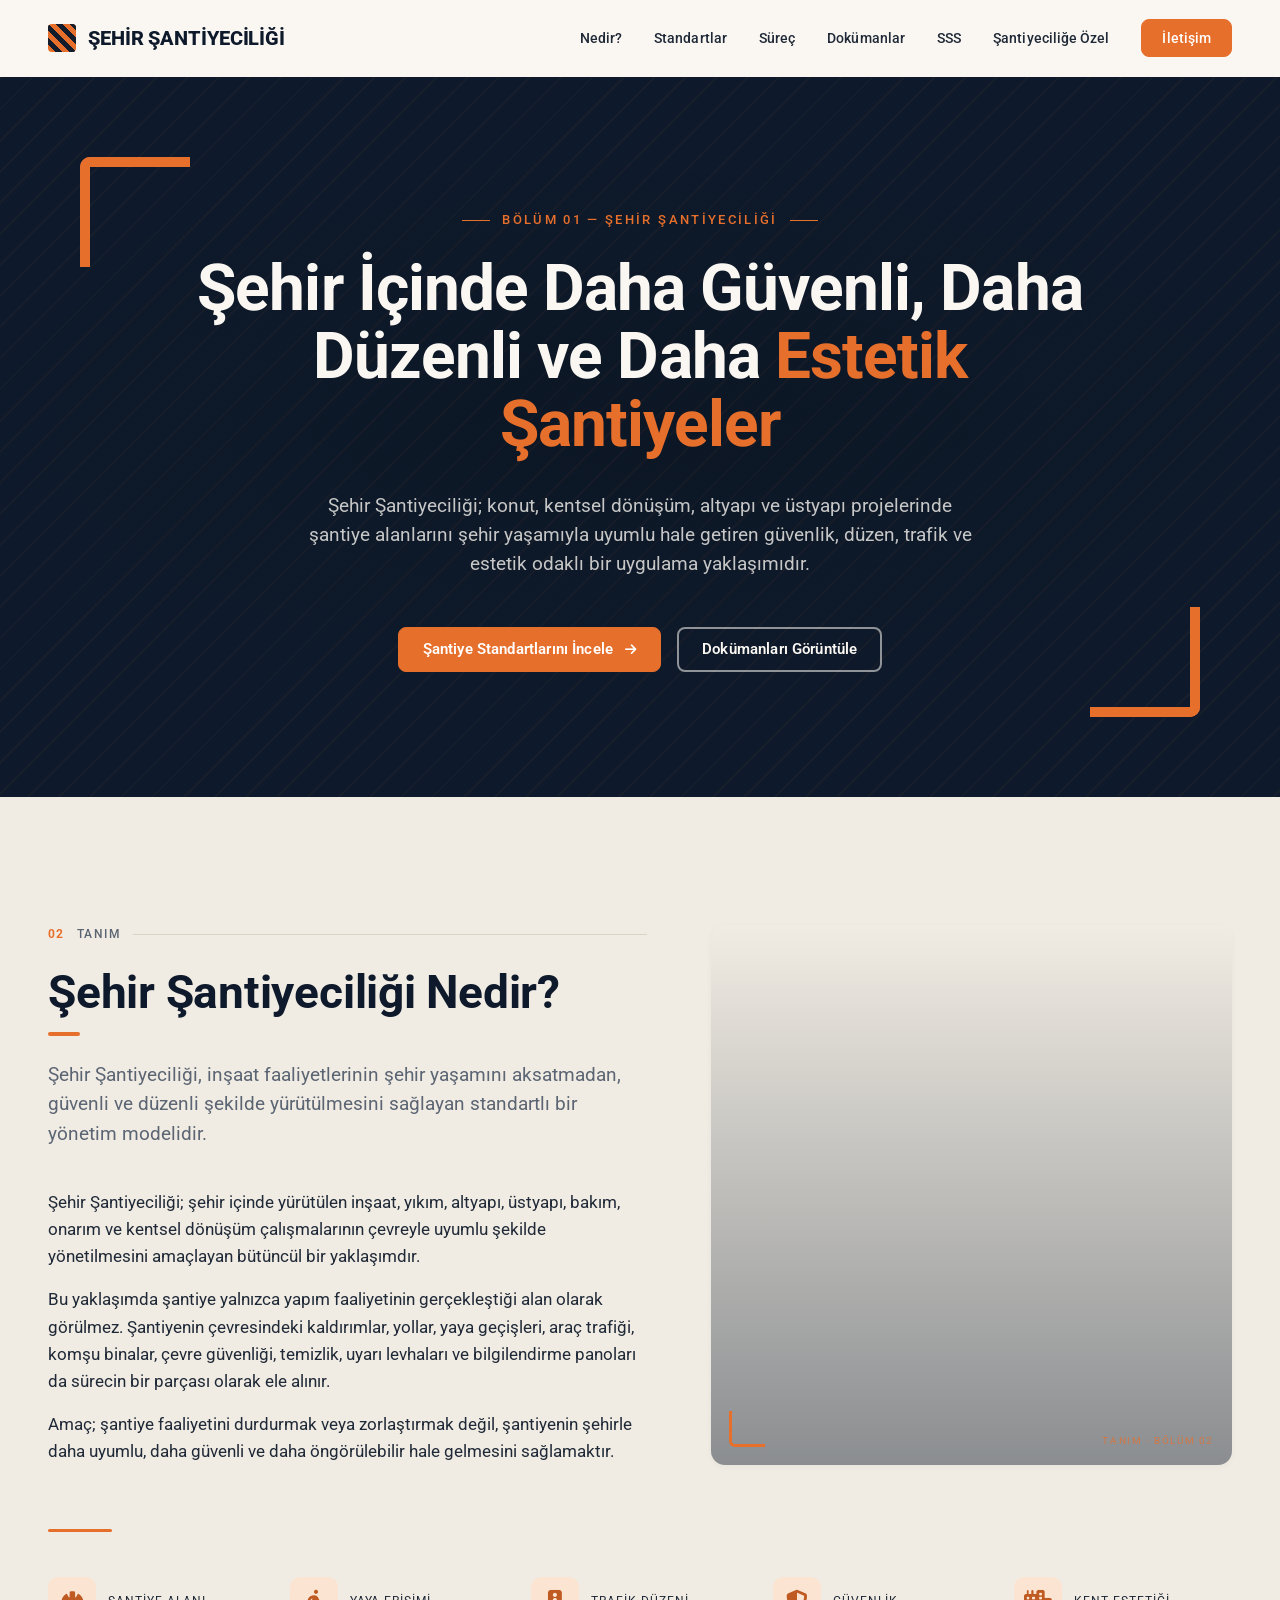
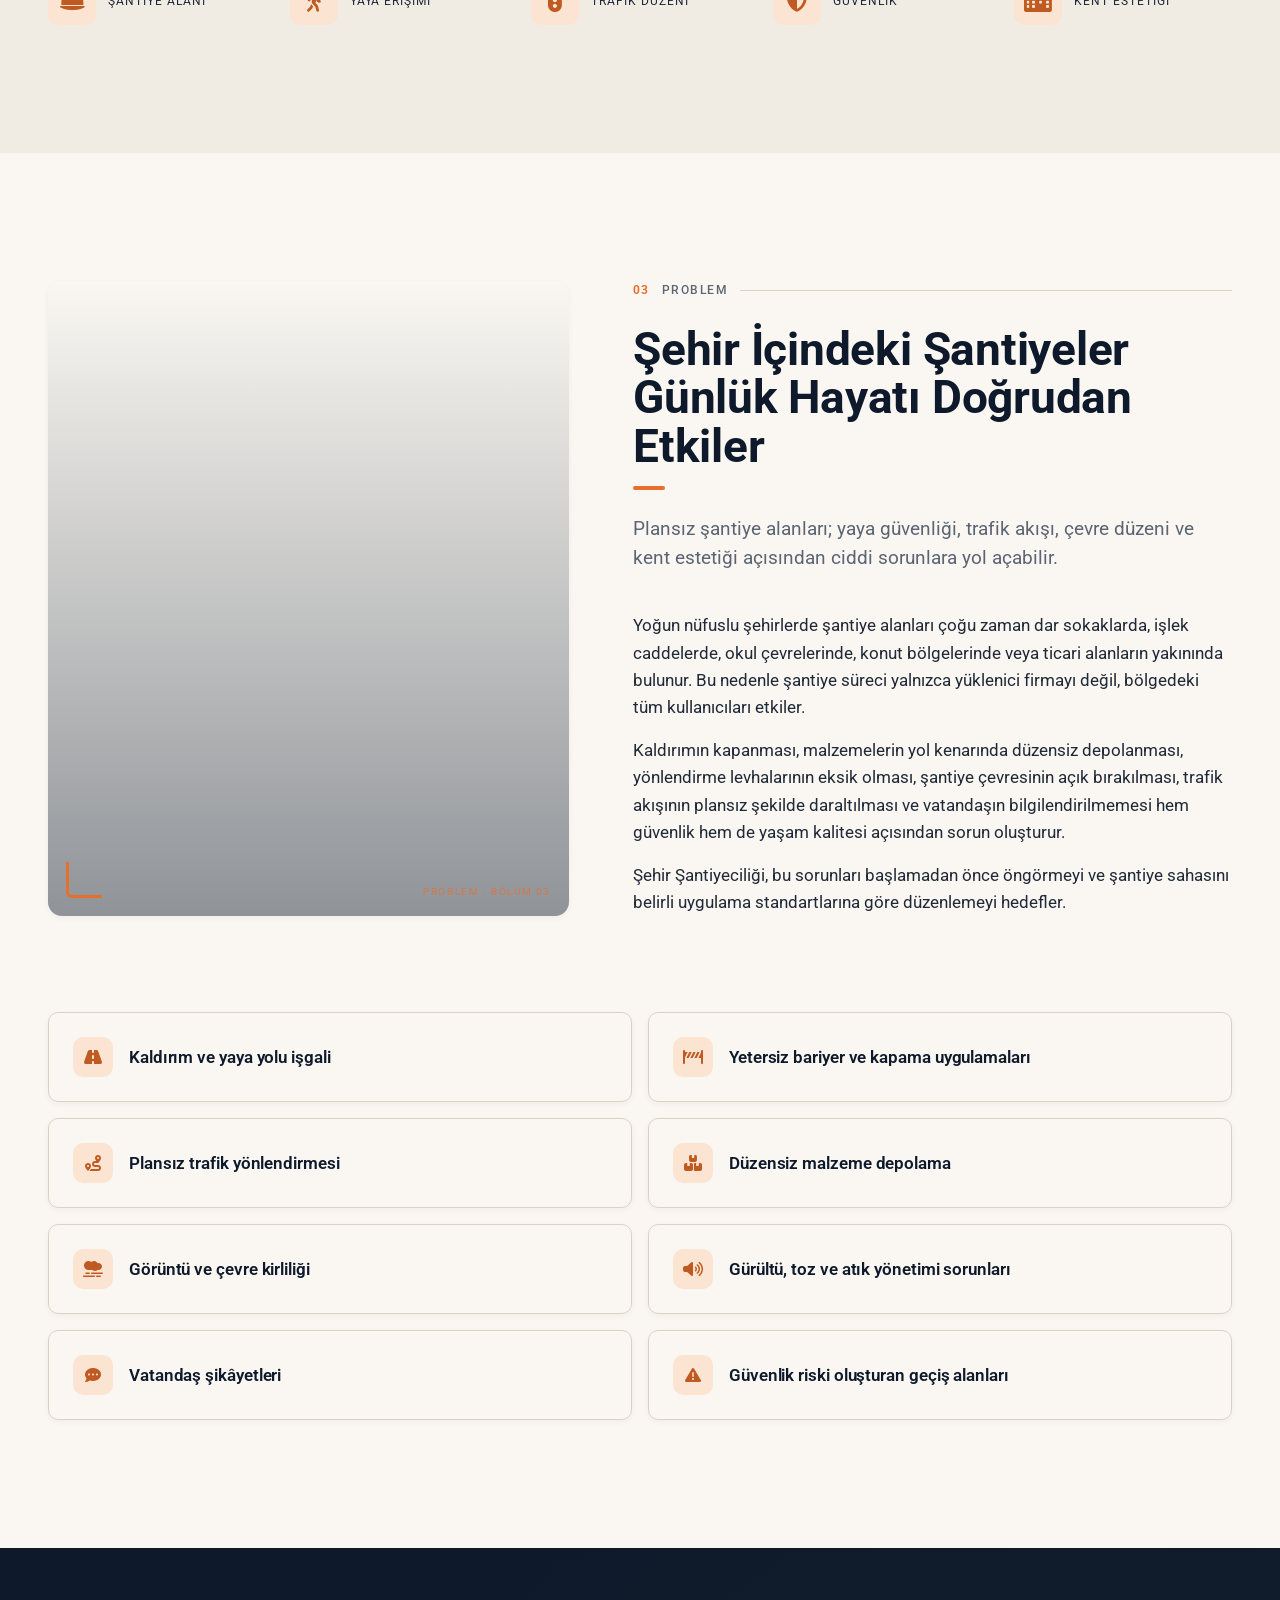
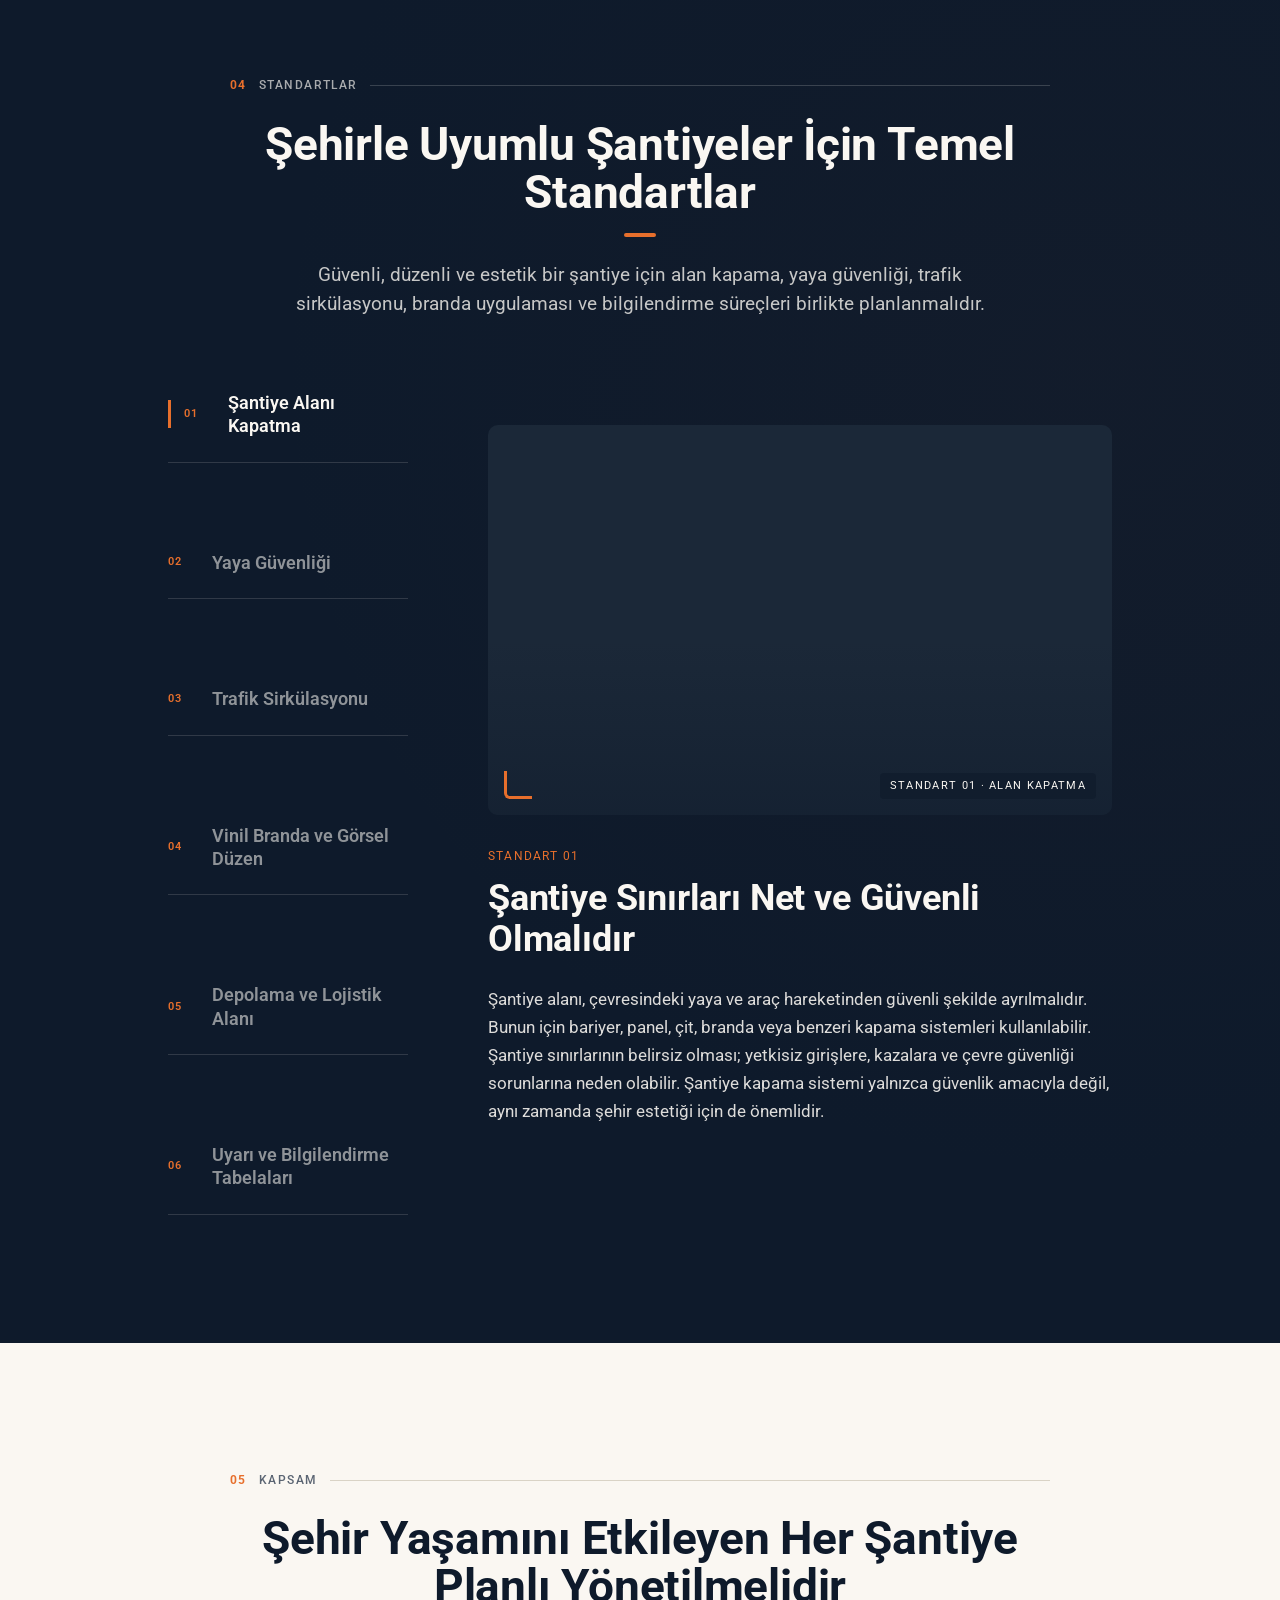
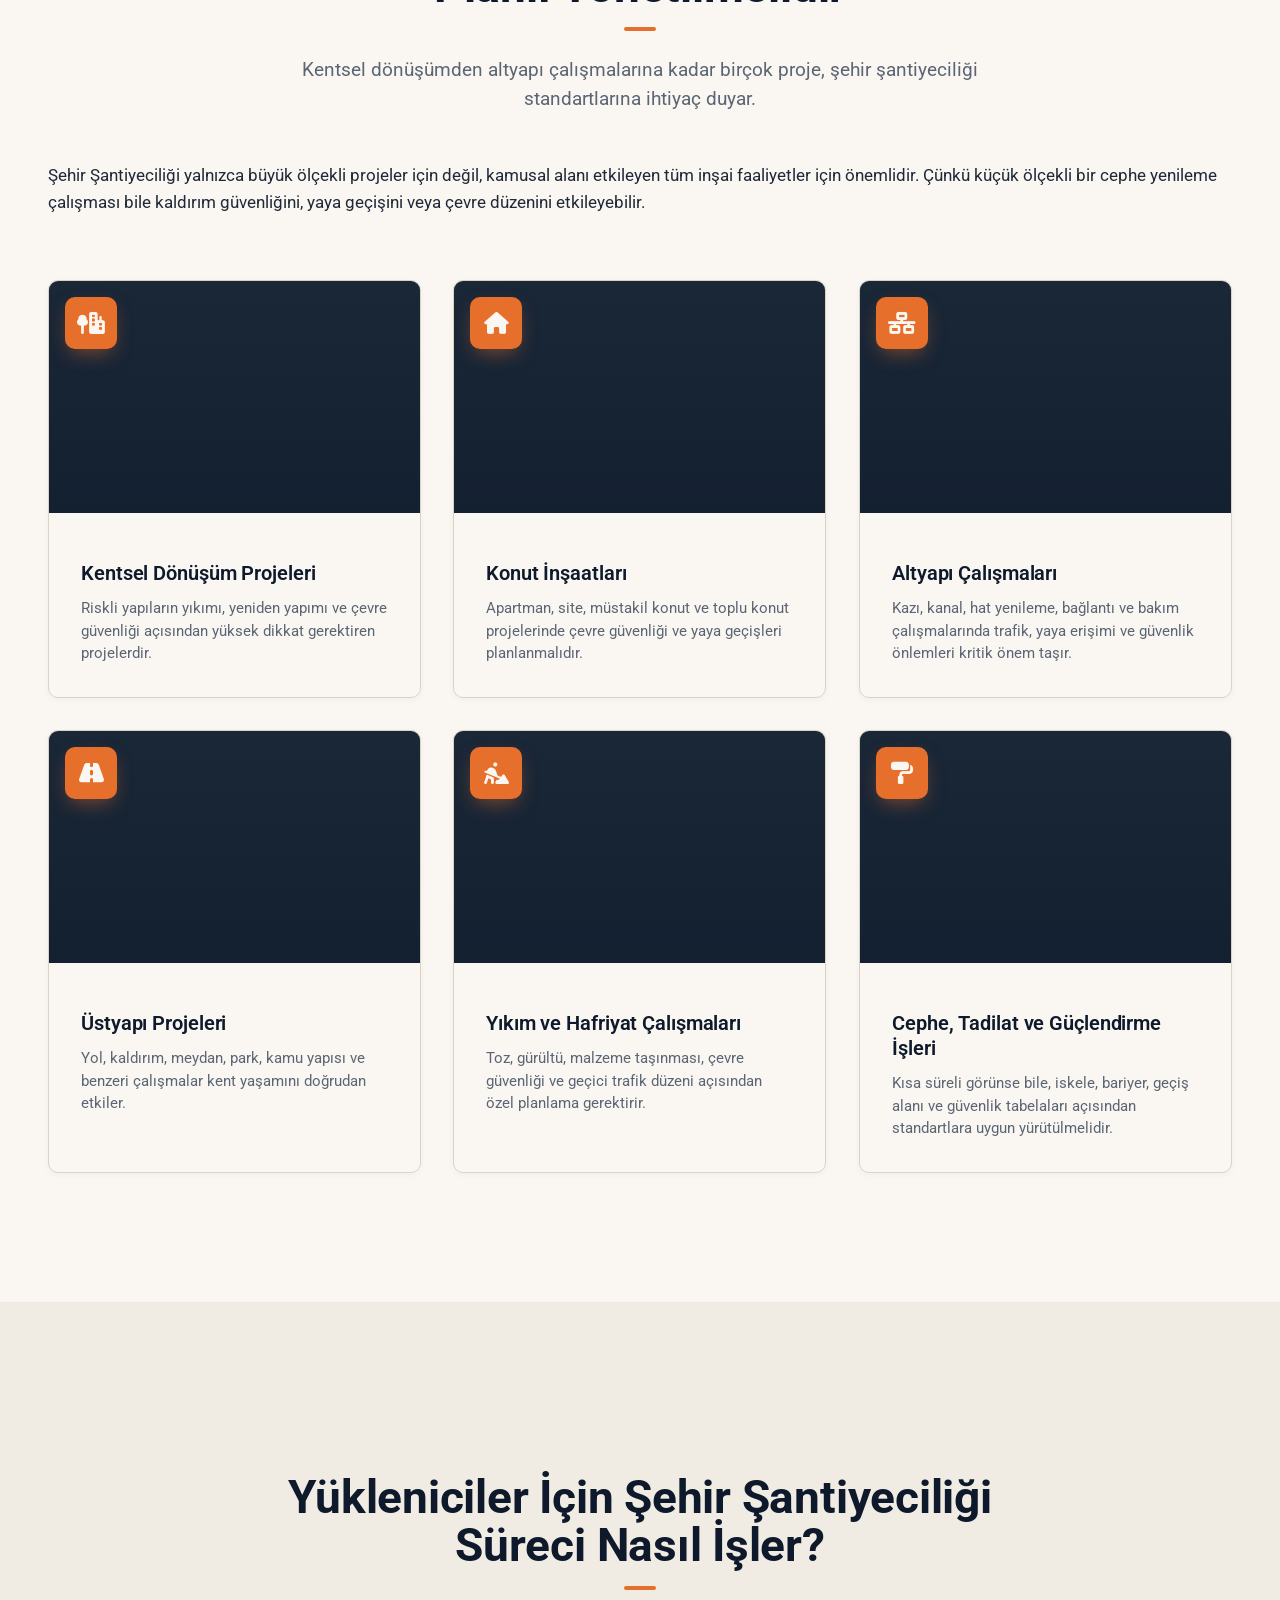
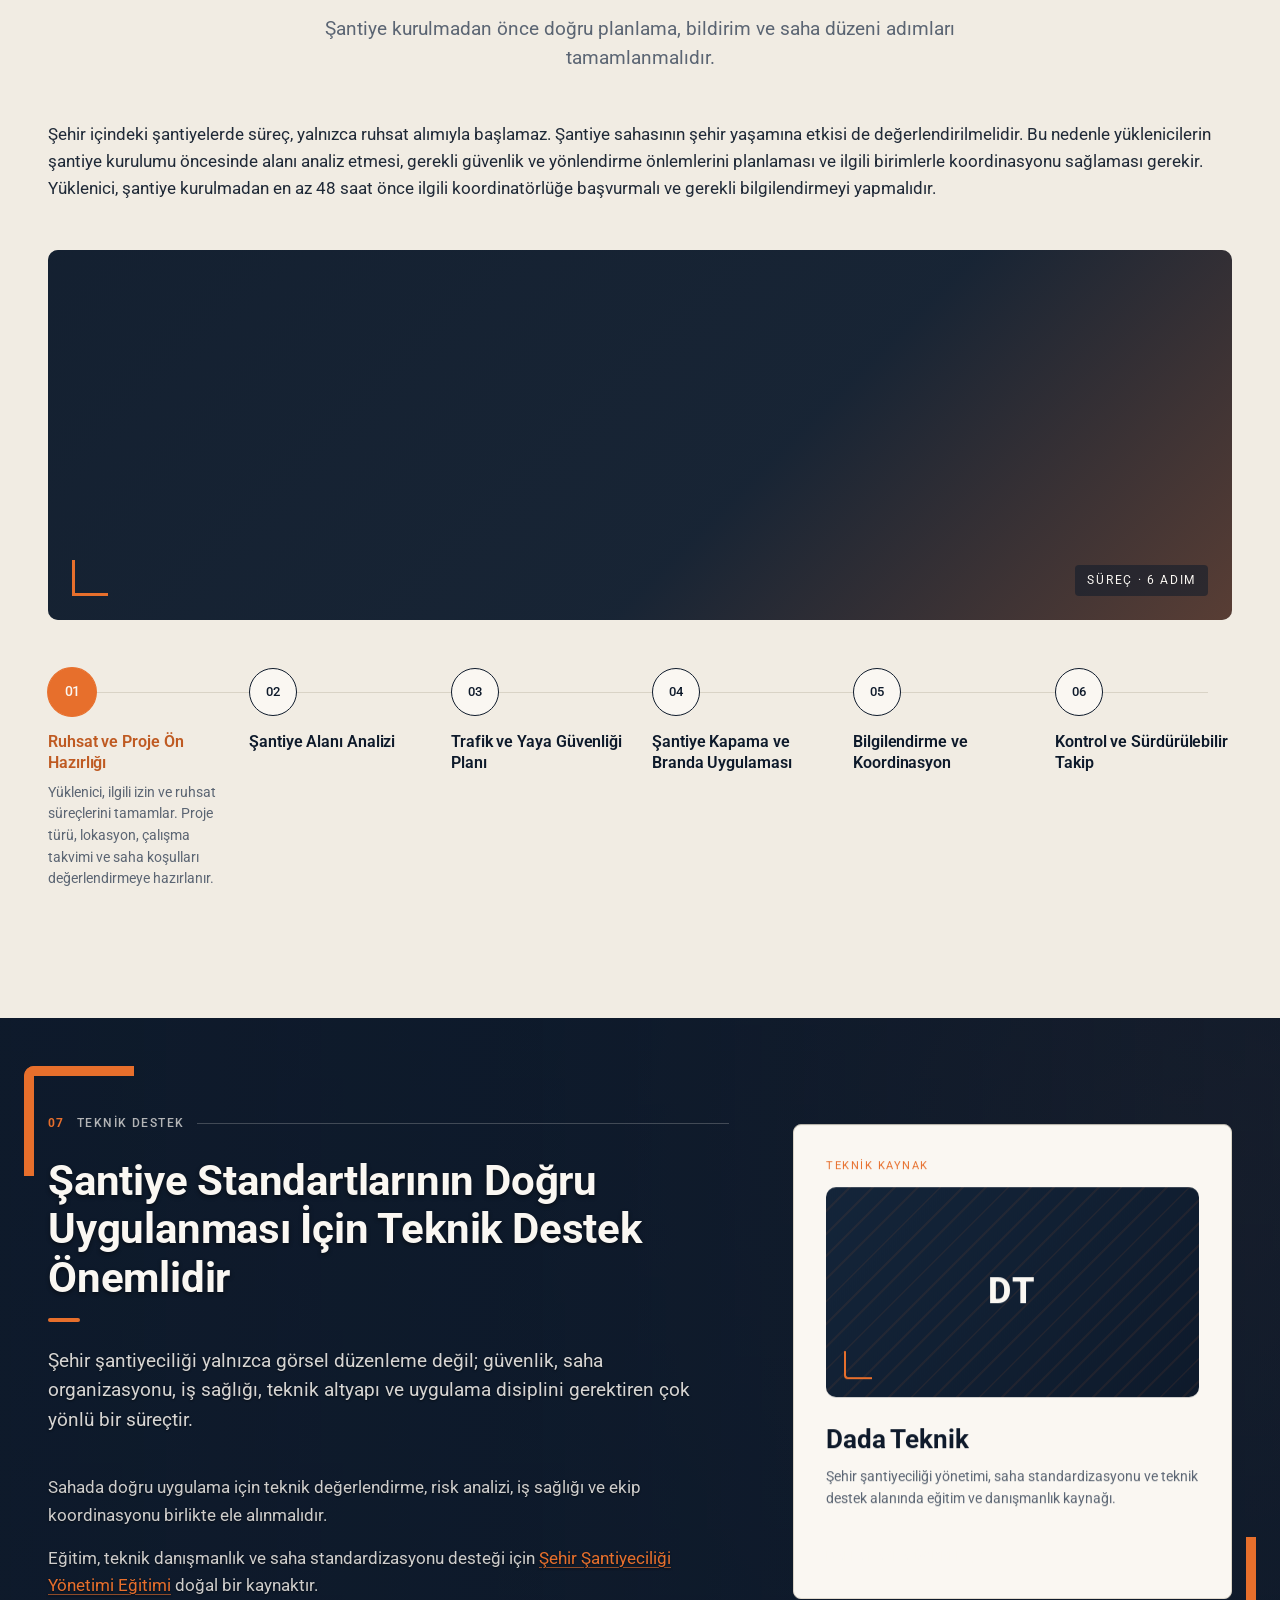
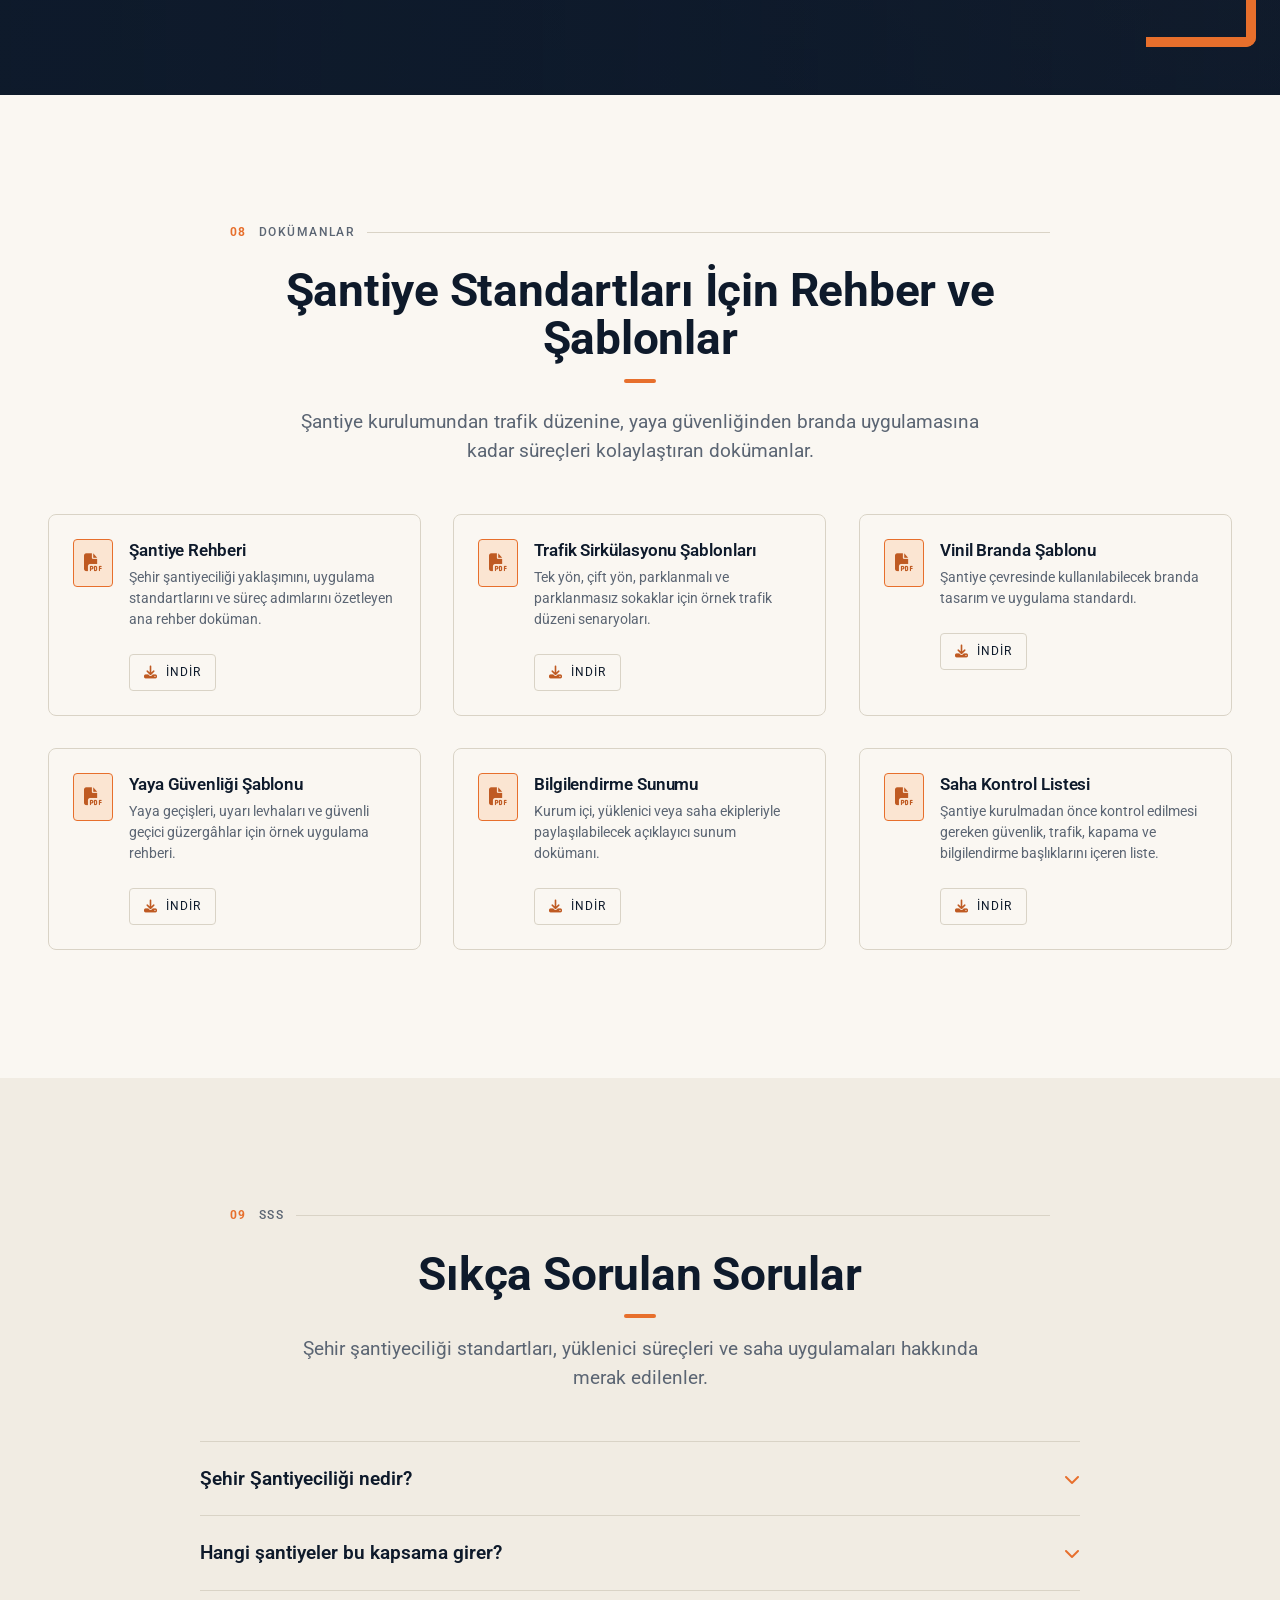
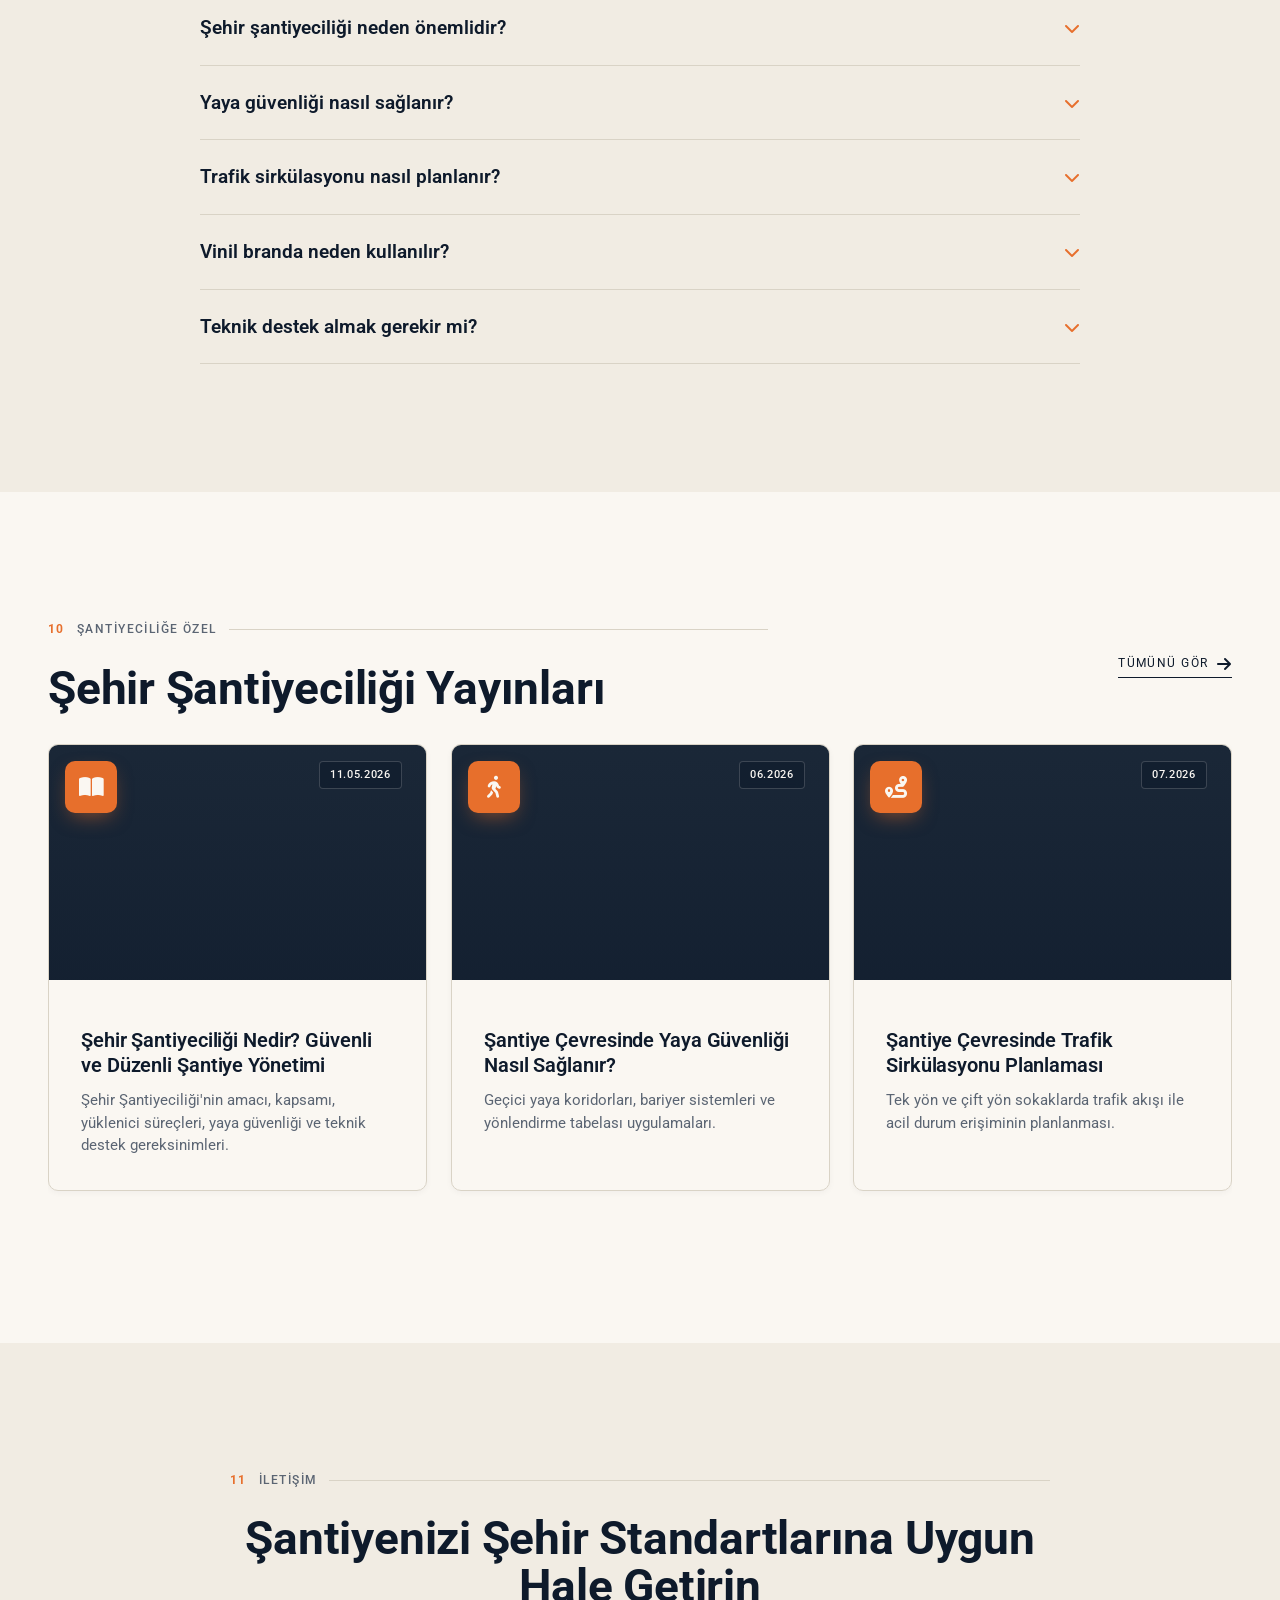
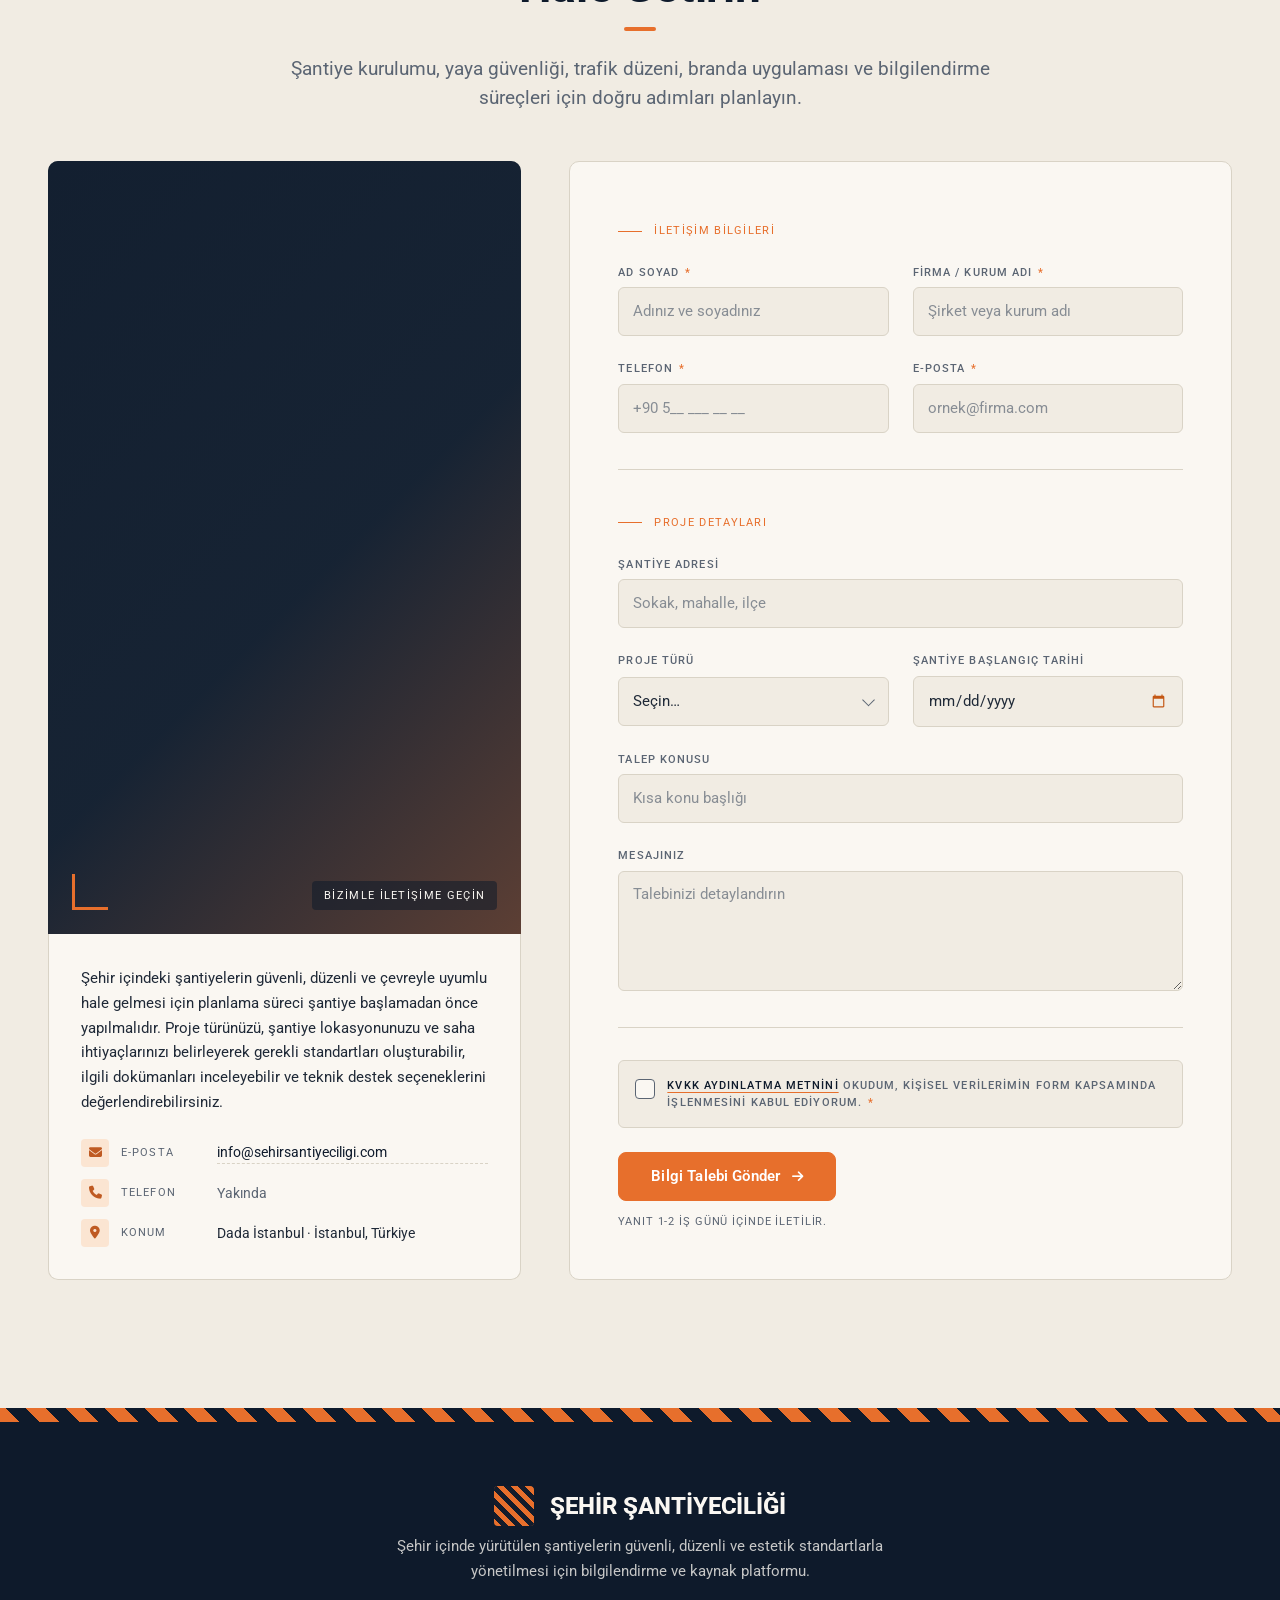
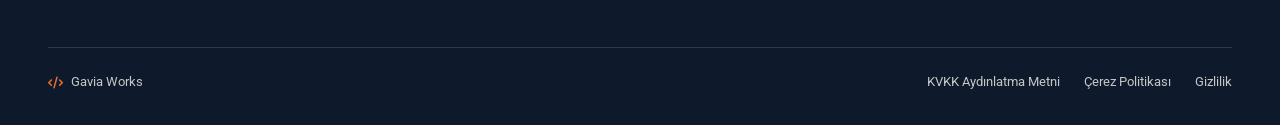
<file: index.html>
<!DOCTYPE html>
<html lang="tr">
<head>
<meta charset="UTF-8">
<meta name="viewport" content="width=device-width, initial-scale=1">
<title>Şehir Şantiyeciliği | Güvenli, Düzenli ve Estetik Şantiye Standartları</title>
<meta name="description" content="Şehir Şantiyeciliği ile şehir içi şantiyelerde yaya güvenliği, trafik sirkülasyonu, vinil branda, çevre düzeni ve şantiye standartlarını keşfedin.">
<meta name="theme-color" content="#0E1A2B">

<meta property="og:type" content="website">
<meta property="og:title" content="Şehir Şantiyeciliği | Güvenli, Düzenli ve Estetik Şantiye Standartları">
<meta property="og:description" content="Şehir içi şantiyelerde yaya güvenliği, trafik sirkülasyonu, vinil branda, çevre düzeni ve şantiye standartları.">
<meta property="og:locale" content="tr_TR">

<link rel="canonical" href="https://sehirsantiyeciligi.com/">
<link rel="preconnect" href="https://fonts.googleapis.com">
<link rel="preconnect" href="https://fonts.gstatic.com" crossorigin>
<link rel="stylesheet" href="https://cdnjs.cloudflare.com/ajax/libs/font-awesome/6.5.2/css/all.min.css">
<link rel="stylesheet" href="assets/css/main.css">

<script type="application/ld+json">
{
  "@context": "https://schema.org",
  "@type": "Organization",
  "name": "Şehir Şantiyeciliği",
  "alternateName": "Dada İstanbul — Şehir Şantiyeciliği",
  "url": "https://sehirsantiyeciligi.com/",
  "description": "Şehir içinde yürütülen şantiyelerin güvenli, düzenli ve estetik standartlarla yönetilmesi için bilgilendirme ve kaynak platformu."
}
</script>
</head>
<body>

<a class="skip-link" href="#main">Ana içeriğe atla</a>

<!-- ============ HEADER ============ -->
<span id="top" aria-hidden="true" style="position:absolute;top:0;left:0"></span>
<header class="header" id="header">
  <div class="container header__inner">
    <a href="#top" class="logo" onclick="window.scrollTo({top:0,behavior:'smooth'});return false;">
      <span class="logo__mark" aria-hidden="true"></span>
      <span>Şehir Şantiyeciliği</span>
    </a>

    <nav class="nav" id="nav" aria-label="Ana navigasyon">
      <a href="#nedir">Nedir?</a>
      <a href="#standartlar">Standartlar</a>
      <a href="#surec">Süreç</a>
      <a href="#dokumanlar">Dokümanlar</a>
      <a href="#sss">SSS</a>
      <a href="blog/">Şantiyeciliğe Özel</a>
      <a href="#iletisim" class="btn btn--header">İletişim</a>
    </nav>

    <button class="nav-toggle" aria-controls="nav" aria-expanded="false" aria-label="Menüyü aç">
      <i class="fa-solid fa-bars ico-open"></i>
      <i class="fa-solid fa-xmark ico-close" style="display:none"></i>
    </button>
  </div>
</header>

<main id="main">

<!-- ============ 1. HERO (BuildTab full-width photo BG + L-brackets) ============ -->
<section class="hero">
  <!-- Faz 1 placeholder photo (Unsplash construction) — Yasin Bey final foto gönderince CSS background-image değiştirilir -->
  <div class="hero__bg-photo" aria-hidden="true"></div>
  <div class="hero__bg-art-legacy" hidden aria-hidden="true">
    <svg viewBox="0 0 1920 800" preserveAspectRatio="xMidYMid slice" xmlns="http://www.w3.org/2000/svg">
      <!-- Uzak şehir silüetleri -->
      <g fill="rgba(231,111,44,0.05)" stroke="rgba(231,111,44,0.12)" stroke-width="1">
        <rect x="0"    y="420" width="120" height="380"/>
        <rect x="130"  y="380" width="90"  height="420"/>
        <rect x="230"  y="440" width="70"  height="360"/>
        <rect x="310"  y="350" width="150" height="450"/>
        <rect x="470"  y="400" width="80"  height="400"/>
        <rect x="560"  y="320" width="180" height="480"/>
        <rect x="750"  y="380" width="100" height="420"/>
        <rect x="860"  y="280" width="220" height="520"/>
        <rect x="1090" y="360" width="90"  height="440"/>
        <rect x="1190" y="300" width="200" height="500"/>
        <rect x="1400" y="380" width="100" height="420"/>
        <rect x="1510" y="350" width="160" height="450"/>
        <rect x="1680" y="400" width="90"  height="400"/>
        <rect x="1780" y="370" width="140" height="430"/>
      </g>
      <!-- Pencere grid'leri (sol büyük bina) -->
      <g fill="rgba(231,111,44,0.18)">
        <!-- 320,350 - 460,800 building -->
        <g><rect x="335" y="380" width="9" height="12"/><rect x="360" y="380" width="9" height="12"/><rect x="385" y="380" width="9" height="12"/><rect x="410" y="380" width="9" height="12"/><rect x="435" y="380" width="9" height="12"/></g>
        <g><rect x="335" y="410" width="9" height="12"/><rect x="360" y="410" width="9" height="12"/><rect x="385" y="410" width="9" height="12"/><rect x="410" y="410" width="9" height="12"/><rect x="435" y="410" width="9" height="12"/></g>
        <g><rect x="335" y="440" width="9" height="12"/><rect x="360" y="440" width="9" height="12"/><rect x="385" y="440" width="9" height="12"/><rect x="410" y="440" width="9" height="12"/><rect x="435" y="440" width="9" height="12"/></g>
        <g><rect x="335" y="470" width="9" height="12"/><rect x="360" y="470" width="9" height="12"/><rect x="385" y="470" width="9" height="12"/><rect x="410" y="470" width="9" height="12"/><rect x="435" y="470" width="9" height="12"/></g>
        <g><rect x="335" y="500" width="9" height="12"/><rect x="360" y="500" width="9" height="12"/><rect x="385" y="500" width="9" height="12"/><rect x="410" y="500" width="9" height="12"/><rect x="435" y="500" width="9" height="12"/></g>
        <!-- 860,280 - 1080,800 büyük bina -->
        <g><rect x="880"  y="320" width="11" height="14"/><rect x="910" y="320" width="11" height="14"/><rect x="940" y="320" width="11" height="14"/><rect x="970" y="320" width="11" height="14"/><rect x="1000" y="320" width="11" height="14"/><rect x="1030" y="320" width="11" height="14"/></g>
        <g><rect x="880"  y="360" width="11" height="14"/><rect x="910" y="360" width="11" height="14"/><rect x="940" y="360" width="11" height="14"/><rect x="970" y="360" width="11" height="14"/><rect x="1000" y="360" width="11" height="14"/><rect x="1030" y="360" width="11" height="14"/></g>
        <g><rect x="880"  y="400" width="11" height="14"/><rect x="910" y="400" width="11" height="14"/><rect x="940" y="400" width="11" height="14"/><rect x="970" y="400" width="11" height="14"/><rect x="1000" y="400" width="11" height="14"/><rect x="1030" y="400" width="11" height="14"/></g>
        <g><rect x="880"  y="440" width="11" height="14"/><rect x="910" y="440" width="11" height="14"/><rect x="940" y="440" width="11" height="14"/><rect x="970" y="440" width="11" height="14"/><rect x="1000" y="440" width="11" height="14"/><rect x="1030" y="440" width="11" height="14"/></g>
        <g><rect x="880"  y="480" width="11" height="14"/><rect x="910" y="480" width="11" height="14"/><rect x="940" y="480" width="11" height="14"/><rect x="970" y="480" width="11" height="14"/><rect x="1000" y="480" width="11" height="14"/><rect x="1030" y="480" width="11" height="14"/></g>
        <g><rect x="880"  y="520" width="11" height="14"/><rect x="910" y="520" width="11" height="14"/><rect x="940" y="520" width="11" height="14"/><rect x="970" y="520" width="11" height="14"/><rect x="1000" y="520" width="11" height="14"/><rect x="1030" y="520" width="11" height="14"/></g>
      </g>
      <!-- Vinçler (sağ ve sol) -->
      <g fill="none" stroke="rgba(231,111,44,0.6)" stroke-width="2.5" stroke-linecap="round" stroke-linejoin="round">
        <!-- Sol vinç -->
        <line x1="1250" y1="80" x2="1250" y2="350"/>
        <line x1="1250" y1="120" x2="1490" y2="120"/>
        <line x1="1250" y1="80"  x2="1490" y2="120"/>
        <line x1="1490" y1="120" x2="1490" y2="200"/>
        <line x1="1470" y1="200" x2="1510" y2="200"/>
        <line x1="1485" y1="200" x2="1490" y2="225"/>
        <line x1="1495" y1="200" x2="1490" y2="225"/>
        <rect x="1483" y="225" width="14" height="14" fill="rgba(231,111,44,0.6)" stroke="none"/>
        <!-- Sağ vinç -->
        <line x1="1670" y1="120" x2="1670" y2="380"/>
        <line x1="1670" y1="150" x2="1860" y2="150"/>
        <line x1="1670" y1="120" x2="1860" y2="150"/>
        <line x1="1860" y1="150" x2="1860" y2="220"/>
        <line x1="1845" y1="220" x2="1875" y2="220"/>
        <rect x="1854" y="240" width="12" height="12" fill="rgba(231,111,44,0.6)" stroke="none"/>
      </g>
      <!-- Ön planda iskele yapısı (büyük) -->
      <g fill="none" stroke="rgba(231,111,44,0.85)" stroke-width="2.5" stroke-linecap="round">
        <rect x="580" y="480" width="320" height="320" fill="rgba(231,111,44,0.04)"/>
        <line x1="580" y1="560" x2="900" y2="560"/>
        <line x1="580" y1="640" x2="900" y2="640"/>
        <line x1="580" y1="720" x2="900" y2="720"/>
        <line x1="660" y1="480" x2="660" y2="800"/>
        <line x1="740" y1="480" x2="740" y2="800"/>
        <line x1="820" y1="480" x2="820" y2="800"/>
        <!-- Üst yatay kiriş -->
        <line x1="565" y1="480" x2="915" y2="480" stroke-width="4"/>
        <!-- Diagonal destek -->
        <line x1="580" y1="480" x2="660" y2="560" stroke-dasharray="4 4"/>
        <line x1="900" y1="480" x2="820" y2="560" stroke-dasharray="4 4"/>
      </g>
      <!-- Yer çizgisi + amber bariyer ribbon -->
      <line x1="0" y1="800" x2="1920" y2="800" stroke="var(--c-amber)" stroke-width="3"/>
      <g fill="var(--c-amber)">
        <rect x="0"    y="780" width="40" height="20"/>
        <rect x="80"   y="780" width="40" height="20"/>
        <rect x="160"  y="780" width="40" height="20"/>
        <rect x="240"  y="780" width="40" height="20"/>
        <rect x="320"  y="780" width="40" height="20"/>
        <rect x="1640" y="780" width="40" height="20"/>
        <rect x="1720" y="780" width="40" height="20"/>
        <rect x="1800" y="780" width="40" height="20"/>
        <rect x="1880" y="780" width="40" height="20"/>
      </g>
    </svg>
  </div>
  <div class="hero__overlay" aria-hidden="true"></div>

  <!-- BuildTab signature: amber L-bracket corners -->
  <div class="hero__bracket hero__bracket--tl" aria-hidden="true"><span class="h"></span><span class="v"></span></div>
  <div class="hero__bracket hero__bracket--br" aria-hidden="true"><span class="h"></span><span class="v"></span></div>

  <div class="container">
    <div class="hero__grid">
      <div>
        <span class="hero__overline">Bölüm 01 — Şehir Şantiyeciliği</span>
        <h1>Şehir İçinde Daha Güvenli, Daha Düzenli ve Daha <span class="hl">Estetik Şantiyeler</span></h1>
        <p class="hero__lead">Şehir Şantiyeciliği; konut, kentsel dönüşüm, altyapı ve üstyapı projelerinde şantiye alanlarını şehir yaşamıyla uyumlu hale getiren güvenlik, düzen, trafik ve estetik odaklı bir uygulama yaklaşımıdır.</p>
        <div class="hero__cta">
          <a href="#standartlar" class="btn btn--primary">Şantiye Standartlarını İncele <i class="fa-solid fa-arrow-right icon"></i></a>
          <a href="#dokumanlar" class="btn btn--outline">Dokümanları Görüntüle</a>
        </div>
      </div>

      <div class="hero__visual-legacy" hidden aria-hidden="true">
        <div class="hero__photo">
          <figure class="photo-slot photo-slot--hero">
            <div class="photo-slot__art">
              <svg viewBox="0 0 640 400" preserveAspectRatio="xMidYMid slice" xmlns="http://www.w3.org/2000/svg">
                <defs>
                  <linearGradient id="sky" x1="0" y1="0" x2="0" y2="1">
                    <stop offset="0%" stop-color="#1B2838" stop-opacity="0"/>
                    <stop offset="100%" stop-color="#0E1A2B" stop-opacity="0.7"/>
                  </linearGradient>
                </defs>
                <!-- Uzak silüet binalar -->
                <g fill="rgba(231,111,44,0.08)" stroke="rgba(231,111,44,0.18)" stroke-width="1">
                  <rect x="40" y="160" width="60" height="220"/>
                  <rect x="110" y="120" width="80" height="260"/>
                  <rect x="200" y="180" width="50" height="200"/>
                  <rect x="260" y="100" width="100" height="280"/>
                  <rect x="370" y="170" width="70" height="210"/>
                  <rect x="450" y="140" width="60" height="240"/>
                  <rect x="520" y="190" width="80" height="190"/>
                </g>
                <!-- Pencere grid'leri -->
                <g fill="rgba(231,111,44,0.18)">
                  <rect x="120" y="140" width="6" height="8"/><rect x="135" y="140" width="6" height="8"/><rect x="150" y="140" width="6" height="8"/><rect x="165" y="140" width="6" height="8"/>
                  <rect x="120" y="160" width="6" height="8"/><rect x="135" y="160" width="6" height="8"/><rect x="150" y="160" width="6" height="8"/><rect x="165" y="160" width="6" height="8"/>
                  <rect x="120" y="180" width="6" height="8"/><rect x="135" y="180" width="6" height="8"/><rect x="150" y="180" width="6" height="8"/><rect x="165" y="180" width="6" height="8"/>
                  <rect x="120" y="200" width="6" height="8"/><rect x="135" y="200" width="6" height="8"/><rect x="150" y="200" width="6" height="8"/><rect x="165" y="200" width="6" height="8"/>
                  <rect x="275" y="120" width="8" height="10"/><rect x="295" y="120" width="8" height="10"/><rect x="315" y="120" width="8" height="10"/><rect x="335" y="120" width="8" height="10"/>
                  <rect x="275" y="145" width="8" height="10"/><rect x="295" y="145" width="8" height="10"/><rect x="315" y="145" width="8" height="10"/><rect x="335" y="145" width="8" height="10"/>
                  <rect x="275" y="170" width="8" height="10"/><rect x="295" y="170" width="8" height="10"/><rect x="315" y="170" width="8" height="10"/><rect x="335" y="170" width="8" height="10"/>
                  <rect x="275" y="195" width="8" height="10"/><rect x="295" y="195" width="8" height="10"/><rect x="315" y="195" width="8" height="10"/><rect x="335" y="195" width="8" height="10"/>
                  <rect x="275" y="220" width="8" height="10"/><rect x="295" y="220" width="8" height="10"/><rect x="315" y="220" width="8" height="10"/><rect x="335" y="220" width="8" height="10"/>
                </g>
                <!-- Önde inşa edilen yapı (iskele görünümlü) -->
                <g fill="none" stroke="rgba(231,111,44,0.55)" stroke-width="1.8" stroke-linecap="round">
                  <rect x="380" y="200" width="180" height="180" fill="rgba(231,111,44,0.06)"/>
                  <line x1="380" y1="240" x2="560" y2="240"/>
                  <line x1="380" y1="280" x2="560" y2="280"/>
                  <line x1="380" y1="320" x2="560" y2="320"/>
                  <line x1="430" y1="200" x2="430" y2="380"/>
                  <line x1="470" y1="200" x2="470" y2="380"/>
                  <line x1="510" y1="200" x2="510" y2="380"/>
                  <!-- İskele dikmeleri -->
                  <line x1="375" y1="200" x2="375" y2="380" stroke-dasharray="3 4"/>
                  <line x1="565" y1="200" x2="565" y2="380" stroke-dasharray="3 4"/>
                </g>
                <!-- Vinç -->
                <g fill="none" stroke="var(--c-amber)" stroke-width="2.2" stroke-linecap="round" stroke-linejoin="round">
                  <line x1="430" y1="50" x2="430" y2="200"/>
                  <line x1="430" y1="70" x2="600" y2="70"/>
                  <line x1="430" y1="50" x2="600" y2="70"/>
                  <line x1="600" y1="70" x2="600" y2="130"/>
                  <line x1="585" y1="130" x2="615" y2="130"/>
                  <line x1="595" y1="130" x2="600" y2="150"/>
                  <line x1="605" y1="130" x2="600" y2="150"/>
                  <rect x="595" y="150" width="10" height="10" fill="var(--c-amber)" stroke="none"/>
                </g>
                <!-- Yer çizgisi + bariyer -->
                <line x1="0" y1="380" x2="640" y2="380" stroke="var(--c-amber)" stroke-width="2"/>
                <g fill="var(--c-amber)">
                  <rect x="0"   y="370" width="22" height="10"/>
                  <rect x="44"  y="370" width="22" height="10"/>
                  <rect x="88"  y="370" width="22" height="10"/>
                  <rect x="132" y="370" width="22" height="10"/>
                  <rect x="176" y="370" width="22" height="10"/>
                  <rect x="220" y="370" width="22" height="10"/>
                  <rect x="264" y="370" width="22" height="10"/>
                </g>
                <!-- Sis overlay -->
                <rect x="0" y="0" width="640" height="400" fill="url(#sky)"/>
              </svg>
            </div>
            <span class="photo-slot__bracket"></span>
            <figcaption class="photo-slot__caption">Şehir Şantiyesi · Bölüm 01</figcaption>
          </figure>
          <span class="hero__accent-bar"></span>
        </div>
      </div>
    </div>
  </div>
</section>

<!-- ============ 2. NEDIR? ============ -->
<section class="section section--paper-2" id="nedir">
  <div class="container">
    <div class="nedir-grid">
      <div class="nedir-grid__body">
        <div class="section-header section-header--inline">
          <span class="section-overline"><span class="section-header__nr">02</span> Tanım</span>
          <h2>Şehir Şantiyeciliği Nedir?</h2>
          <p class="lead">Şehir Şantiyeciliği, inşaat faaliyetlerinin şehir yaşamını aksatmadan, güvenli ve düzenli şekilde yürütülmesini sağlayan standartlı bir yönetim modelidir.</p>
        </div>
        <div class="flow" style="max-width: 100%;">
          <p>Şehir Şantiyeciliği; şehir içinde yürütülen inşaat, yıkım, altyapı, üstyapı, bakım, onarım ve kentsel dönüşüm çalışmalarının çevreyle uyumlu şekilde yönetilmesini amaçlayan bütüncül bir yaklaşımdır.</p>
          <p>Bu yaklaşımda şantiye yalnızca yapım faaliyetinin gerçekleştiği alan olarak görülmez. Şantiyenin çevresindeki kaldırımlar, yollar, yaya geçişleri, araç trafiği, komşu binalar, çevre güvenliği, temizlik, uyarı levhaları ve bilgilendirme panoları da sürecin bir parçası olarak ele alınır.</p>
          <p>Amaç; şantiye faaliyetini durdurmak veya zorlaştırmak değil, şantiyenin şehirle daha uyumlu, daha güvenli ve daha öngörülebilir hale gelmesini sağlamaktır.</p>
        </div>
      </div>
      <div class="nedir-grid__photo" aria-hidden="true">
        <figure class="photo-slot photo-slot--stretch" style="background-image:url('https://images.unsplash.com/photo-1503387762-592deb58ef4e?auto=format&fit=crop&w=900&q=80');">
          <div class="photo-slot__art-legacy" hidden>
            <svg viewBox="0 0 400 500" preserveAspectRatio="xMidYMid slice" xmlns="http://www.w3.org/2000/svg">
              <!-- Kaldırım + yaya geçidi -->
              <g fill="none" stroke="rgba(231,111,44,0.5)" stroke-width="1.8">
                <line x1="0" y1="430" x2="400" y2="430"/>
                <line x1="0" y1="445" x2="400" y2="445" stroke="rgba(231,111,44,0.3)"/>
              </g>
              <!-- Zebra çizgisi -->
              <g fill="var(--c-amber)" opacity="0.7">
                <rect x="60"  y="455" width="34" height="10"/>
                <rect x="110" y="455" width="34" height="10"/>
                <rect x="160" y="455" width="34" height="10"/>
                <rect x="210" y="455" width="34" height="10"/>
                <rect x="260" y="455" width="34" height="10"/>
                <rect x="310" y="455" width="34" height="10"/>
              </g>
              <!-- Arka plan binalar -->
              <g fill="rgba(231,111,44,0.08)" stroke="rgba(231,111,44,0.2)" stroke-width="1">
                <rect x="20"  y="180" width="80"  height="250"/>
                <rect x="110" y="120" width="100" height="310"/>
                <rect x="220" y="160" width="70"  height="270"/>
                <rect x="300" y="200" width="80"  height="230"/>
              </g>
              <!-- Pencere grid'leri (büyük bina) -->
              <g fill="rgba(231,111,44,0.22)">
                <rect x="125" y="145" width="8" height="10"/><rect x="145" y="145" width="8" height="10"/><rect x="165" y="145" width="8" height="10"/><rect x="185" y="145" width="8" height="10"/>
                <rect x="125" y="170" width="8" height="10"/><rect x="145" y="170" width="8" height="10"/><rect x="165" y="170" width="8" height="10"/><rect x="185" y="170" width="8" height="10"/>
                <rect x="125" y="195" width="8" height="10"/><rect x="145" y="195" width="8" height="10"/><rect x="165" y="195" width="8" height="10"/><rect x="185" y="195" width="8" height="10"/>
                <rect x="125" y="220" width="8" height="10"/><rect x="145" y="220" width="8" height="10"/><rect x="165" y="220" width="8" height="10"/><rect x="185" y="220" width="8" height="10"/>
                <rect x="125" y="245" width="8" height="10"/><rect x="145" y="245" width="8" height="10"/><rect x="165" y="245" width="8" height="10"/><rect x="185" y="245" width="8" height="10"/>
                <rect x="125" y="270" width="8" height="10"/><rect x="145" y="270" width="8" height="10"/><rect x="165" y="270" width="8" height="10"/><rect x="185" y="270" width="8" height="10"/>
              </g>
              <!-- Şantiye iskelesi ön planda -->
              <g fill="none" stroke="var(--c-amber)" stroke-width="2" stroke-linecap="round">
                <rect x="60" y="280" width="160" height="150" fill="rgba(231,111,44,0.06)"/>
                <line x1="60"  y1="320" x2="220" y2="320"/>
                <line x1="60"  y1="360" x2="220" y2="360"/>
                <line x1="60"  y1="400" x2="220" y2="400"/>
                <line x1="100" y1="280" x2="100" y2="430"/>
                <line x1="140" y1="280" x2="140" y2="430"/>
                <line x1="180" y1="280" x2="180" y2="430"/>
                <!-- Üst yatay kiriş -->
                <line x1="50"  y1="280" x2="230" y2="280" stroke-width="3"/>
                <!-- Dikme askıları -->
                <line x1="80"  y1="270" x2="80"  y2="290" stroke-dasharray="3 3"/>
                <line x1="200" y1="270" x2="200" y2="290" stroke-dasharray="3 3"/>
              </g>
              <!-- Yaya figürü -->
              <g fill="var(--c-amber)" opacity="0.85">
                <circle cx="290" cy="395" r="6"/>
                <rect x="285" y="402" width="10" height="20" rx="2"/>
                <line x1="285" y1="425" x2="282" y2="442" stroke="var(--c-amber)" stroke-width="3"/>
                <line x1="295" y1="425" x2="298" y2="442" stroke="var(--c-amber)" stroke-width="3"/>
              </g>
              <!-- Üstte güneş glow -->
              <circle cx="340" cy="80" r="40" fill="rgba(231,111,44,0.12)"/>
              <circle cx="340" cy="80" r="22" fill="rgba(231,111,44,0.22)"/>
            </svg>
          </div>
          <span class="photo-slot__bracket"></span>
          <figcaption class="photo-slot__caption">Tanım · Bölüm 02</figcaption>
        </figure>
      </div>
    </div>

    <div class="icon-strip">
      <div class="icon-strip__item">
        <div class="icon-strip__icon"><i class="fa-solid fa-helmet-safety"></i></div>
        <span class="icon-strip__label">Şantiye Alanı</span>
      </div>
      <div class="icon-strip__item">
        <div class="icon-strip__icon"><i class="fa-solid fa-person-walking"></i></div>
        <span class="icon-strip__label">Yaya Erişimi</span>
      </div>
      <div class="icon-strip__item">
        <div class="icon-strip__icon"><i class="fa-solid fa-traffic-light"></i></div>
        <span class="icon-strip__label">Trafik Düzeni</span>
      </div>
      <div class="icon-strip__item">
        <div class="icon-strip__icon"><i class="fa-solid fa-shield-halved"></i></div>
        <span class="icon-strip__label">Güvenlik</span>
      </div>
      <div class="icon-strip__item">
        <div class="icon-strip__icon"><i class="fa-solid fa-city"></i></div>
        <span class="icon-strip__label">Kent Estetiği</span>
      </div>
    </div>
  </div>
</section>

<!-- ============ 3. NEDEN GEREKLI? ============ -->
<section class="section">
  <div class="container">
    <div class="tp-grid tp-grid--photo-left" style="margin-bottom: var(--s-9);">
      <div class="tp-grid__photo" aria-hidden="true">
        <figure class="photo-slot photo-slot--stretch" style="background-image:url('https://images.unsplash.com/photo-1517089596392-fb9a9033e05b?auto=format&fit=crop&w=900&q=80');">
          <span class="photo-slot__bracket"></span>
          <figcaption class="photo-slot__caption">Problem · Bölüm 03</figcaption>
        </figure>
      </div>
      <div class="tp-grid__body">
        <div class="section-header section-header--inline">
          <span class="section-overline"><span class="section-header__nr">03</span> Problem</span>
          <h2>Şehir İçindeki Şantiyeler Günlük Hayatı Doğrudan Etkiler</h2>
          <p class="lead">Plansız şantiye alanları; yaya güvenliği, trafik akışı, çevre düzeni ve kent estetiği açısından ciddi sorunlara yol açabilir.</p>
        </div>
        <div class="flow">
          <p>Yoğun nüfuslu şehirlerde şantiye alanları çoğu zaman dar sokaklarda, işlek caddelerde, okul çevrelerinde, konut bölgelerinde veya ticari alanların yakınında bulunur. Bu nedenle şantiye süreci yalnızca yüklenici firmayı değil, bölgedeki tüm kullanıcıları etkiler.</p>
          <p>Kaldırımın kapanması, malzemelerin yol kenarında düzensiz depolanması, yönlendirme levhalarının eksik olması, şantiye çevresinin açık bırakılması, trafik akışının plansız şekilde daraltılması ve vatandaşın bilgilendirilmemesi hem güvenlik hem de yaşam kalitesi açısından sorun oluşturur.</p>
          <p>Şehir Şantiyeciliği, bu sorunları başlamadan önce öngörmeyi ve şantiye sahasını belirli uygulama standartlarına göre düzenlemeyi hedefler.</p>
        </div>
      </div>
    </div>

    <div class="grid grid--2" style="gap: var(--s-4);">
      <div class="card card--problem"><div class="card__icon"><i class="fa-solid fa-road"></i></div><h3>Kaldırım ve yaya yolu işgali</h3></div>
      <div class="card card--problem"><div class="card__icon"><i class="fa-solid fa-road-barrier"></i></div><h3>Yetersiz bariyer ve kapama uygulamaları</h3></div>
      <div class="card card--problem"><div class="card__icon"><i class="fa-solid fa-route"></i></div><h3>Plansız trafik yönlendirmesi</h3></div>
      <div class="card card--problem"><div class="card__icon"><i class="fa-solid fa-boxes-stacked"></i></div><h3>Düzensiz malzeme depolama</h3></div>
      <div class="card card--problem"><div class="card__icon"><i class="fa-solid fa-smog"></i></div><h3>Görüntü ve çevre kirliliği</h3></div>
      <div class="card card--problem"><div class="card__icon"><i class="fa-solid fa-volume-high"></i></div><h3>Gürültü, toz ve atık yönetimi sorunları</h3></div>
      <div class="card card--problem"><div class="card__icon"><i class="fa-solid fa-comment-dots"></i></div><h3>Vatandaş şikâyetleri</h3></div>
      <div class="card card--problem"><div class="card__icon"><i class="fa-solid fa-triangle-exclamation"></i></div><h3>Güvenlik riski oluşturan geçiş alanları</h3></div>
    </div>
  </div>
</section>

<!-- ============ 4. STANDARTLAR (en önemli) ============ -->
<section class="section section--ink section--ink-photo" id="standartlar">
  <div class="section--ink-photo__bg" aria-hidden="true"
       style="background-image:url('https://images.unsplash.com/photo-1503387762-592deb58ef4e?auto=format&fit=crop&w=2000&q=80');"></div>
  <div class="section--ink-photo__overlay" aria-hidden="true"></div>
  <div class="container">
    <div class="section-header section-header--center">
      <span class="section-overline"><span class="section-header__nr" style="color: var(--c-amber);">04</span> Standartlar</span>
      <h2>Şehirle Uyumlu Şantiyeler İçin Temel Standartlar</h2>
      <p class="lead" style="color: rgba(250, 247, 242, 0.78);">Güvenli, düzenli ve estetik bir şantiye için alan kapama, yaya güvenliği, trafik sirkülasyonu, branda uygulaması ve bilgilendirme süreçleri birlikte planlanmalıdır.</p>
    </div>

    <div class="standards" id="standards" role="tablist" aria-orientation="vertical">

      <div class="standards__list">
        <div class="standards__item">
          <button class="standards__tab" role="tab" aria-selected="true" aria-controls="std-p1" id="std-t1" data-target="std-p1" aria-expanded="true">
            <span class="nr">01</span> Şantiye Alanı Kapatma
            <i class="fa-solid fa-chevron-down chev icon"></i>
          </button>
          <div class="standards__panel is-active is-open" id="std-p1" role="tabpanel" aria-labelledby="std-t1">
            <div class="standards__panel-photo" aria-hidden="true"
                 style="background-image:url('https://images.unsplash.com/photo-1503387762-592deb58ef4e?auto=format&fit=crop&w=1400&q=80');">
              <span class="photo-slot__bracket"></span>
              <span class="photo-slot__caption">Standart 01 · Alan Kapatma</span>
            </div>
            <div class="standards__panel-overline">Standart 01</div>
            <h3>Şantiye Sınırları Net ve Güvenli Olmalıdır</h3>
            <p>Şantiye alanı, çevresindeki yaya ve araç hareketinden güvenli şekilde ayrılmalıdır. Bunun için bariyer, panel, çit, branda veya benzeri kapama sistemleri kullanılabilir. Şantiye sınırlarının belirsiz olması; yetkisiz girişlere, kazalara ve çevre güvenliği sorunlarına neden olabilir. Şantiye kapama sistemi yalnızca güvenlik amacıyla değil, aynı zamanda şehir estetiği için de önemlidir.</p>
          </div>
        </div>

        <div class="standards__item">
          <button class="standards__tab" role="tab" aria-selected="false" aria-controls="std-p2" id="std-t2" data-target="std-p2" aria-expanded="false">
            <span class="nr">02</span> Yaya Güvenliği
            <i class="fa-solid fa-chevron-down chev icon"></i>
          </button>
          <div class="standards__panel" id="std-p2" role="tabpanel" aria-labelledby="std-t2">
            <div class="standards__panel-photo" aria-hidden="true"
                 style="background-image:url('https://images.unsplash.com/photo-1486325212027-8081e485255e?auto=format&fit=crop&w=1400&q=80');">
              <span class="photo-slot__bracket"></span>
              <span class="photo-slot__caption">Standart 02 · Yaya Güvenliği</span>
            </div>
            <div class="standards__panel-overline">Standart 02</div>
            <h3>Yayalar İçin Kesintisiz ve Güvenli Geçiş Sağlanmalıdır</h3>
            <p>Şantiye çevresinde yayaların güvenli hareket edebilmesi için mevcut kaldırımlar korunmalı, kaldırım kullanılamıyorsa geçici yaya koridorları oluşturulmalıdır. Yaya güvenliği uygulamaları; bariyerler, yönlendirme tabelaları, uyarı levhaları, gece görünürlüğü, kaymaz zemin, dar geçişlerde dikkat işaretleri ve alternatif güzergâh bilgilendirmelerini kapsamalıdır.</p>
          </div>
        </div>

        <div class="standards__item">
          <button class="standards__tab" role="tab" aria-selected="false" aria-controls="std-p3" id="std-t3" data-target="std-p3" aria-expanded="false">
            <span class="nr">03</span> Trafik Sirkülasyonu
            <i class="fa-solid fa-chevron-down chev icon"></i>
          </button>
          <div class="standards__panel" id="std-p3" role="tabpanel" aria-labelledby="std-t3">
            <div class="standards__panel-photo" aria-hidden="true"
                 style="background-image:url('https://images.unsplash.com/photo-1486406146926-c627a92ad1ab?auto=format&fit=crop&w=1400&q=80');">
              <span class="photo-slot__bracket"></span>
              <span class="photo-slot__caption">Standart 03 · Trafik Sirkülasyonu</span>
            </div>
            <div class="standards__panel-overline">Standart 03</div>
            <h3>Trafik Akışı Şantiye Başlamadan Planlanmalıdır</h3>
            <p>Şantiye çevresinde trafik sirkülasyonu; yolun genişliği, yön durumu, park yoğunluğu, malzeme indirme-bindirme ihtiyacı ve acil durum araçlarının erişimi dikkate alınarak planlanmalıdır. Tek yön sokaklarda, çift yön yollarda, parklanmalı sokaklarda ve kaldırımı olmayan alanlarda uygulanacak çözümler birbirinden farklıdır.</p>
          </div>
        </div>

        <div class="standards__item">
          <button class="standards__tab" role="tab" aria-selected="false" aria-controls="std-p4" id="std-t4" data-target="std-p4" aria-expanded="false">
            <span class="nr">04</span> Vinil Branda ve Görsel Düzen
            <i class="fa-solid fa-chevron-down chev icon"></i>
          </button>
          <div class="standards__panel" id="std-p4" role="tabpanel" aria-labelledby="std-t4">
            <div class="standards__panel-photo" aria-hidden="true"
                 style="background-image:url('https://images.unsplash.com/photo-1573164713988-8665fc963095?auto=format&fit=crop&w=1400&q=80');">
              <span class="photo-slot__bracket"></span>
              <span class="photo-slot__caption">Standart 04 · Vinil Branda</span>
            </div>
            <div class="standards__panel-overline">Standart 04</div>
            <h3>Şantiye Görüntüsü Kent Estetiğine Uygun Hale Getirilmelidir</h3>
            <p>Vinil branda uygulaması, şantiye alanının daha düzenli, güvenli ve estetik görünmesine katkı sağlar. Branda yüzeyleri; kurumsal kimlik, uyarı mesajları, iletişim bilgileri ve şehir estetiğine uygun görsellerle desteklenebilir. Bu uygulama, özellikle yoğun yaya trafiği olan bölgelerde görüntü kirliliğini azaltır ve şantiyenin daha kontrollü algılanmasını sağlar.</p>
          </div>
        </div>

        <div class="standards__item">
          <button class="standards__tab" role="tab" aria-selected="false" aria-controls="std-p5" id="std-t5" data-target="std-p5" aria-expanded="false">
            <span class="nr">05</span> Depolama ve Lojistik Alanı
            <i class="fa-solid fa-chevron-down chev icon"></i>
          </button>
          <div class="standards__panel" id="std-p5" role="tabpanel" aria-labelledby="std-t5">
            <div class="standards__panel-photo" aria-hidden="true"
                 style="background-image:url('https://images.unsplash.com/photo-1581094271901-8022df4466f9?auto=format&fit=crop&w=1400&q=80');">
              <span class="photo-slot__bracket"></span>
              <span class="photo-slot__caption">Standart 05 · Depolama ve Lojistik</span>
            </div>
            <div class="standards__panel-overline">Standart 05</div>
            <h3>Malzeme Depolama Alanları Gelişigüzel Belirlenmemelidir</h3>
            <p>Şantiye malzemeleri, ekipmanlar ve atık alanları; yaya geçişini, araç trafiğini ve acil durum erişimini engellemeyecek şekilde planlanmalıdır. Plansız depolama; hem güvenlik riski yaratır hem de şantiye çevresinde düzensiz bir görüntü oluşturur. Malzeme giriş-çıkışı, yükleme-boşaltma saatleri ve hafriyat taşıma süreçleri şehir trafiği dikkate alınarak organize edilmelidir.</p>
          </div>
        </div>

        <div class="standards__item">
          <button class="standards__tab" role="tab" aria-selected="false" aria-controls="std-p6" id="std-t6" data-target="std-p6" aria-expanded="false">
            <span class="nr">06</span> Uyarı ve Bilgilendirme Tabelaları
            <i class="fa-solid fa-chevron-down chev icon"></i>
          </button>
          <div class="standards__panel" id="std-p6" role="tabpanel" aria-labelledby="std-t6">
            <div class="standards__panel-photo" aria-hidden="true"
                 style="background-image:url('https://images.unsplash.com/photo-1454165804606-c3d57bc86b40?auto=format&fit=crop&w=1400&q=80');">
              <span class="photo-slot__bracket"></span>
              <span class="photo-slot__caption">Standart 06 · Bilgilendirme</span>
            </div>
            <div class="standards__panel-overline">Standart 06</div>
            <h3>Vatandaş Ne Olduğunu, Nereden Geçeceğini ve Kiminle İletişime Geçeceğini Bilmelidir</h3>
            <p>Şantiye çevresindeki bilgilendirme panoları ve uyarı levhaları; çalışma alanını, geçici güzergâhları, riskli bölgeleri, iletişim bilgilerini ve güvenlik uyarılarını açık şekilde göstermelidir. Doğru bilgilendirme, vatandaş şikâyetlerini azaltır ve şantiye sürecine olan güveni artırır.</p>
          </div>
        </div>
      </div>
    </div>
  </div>
</section>

<!-- ============ 5. PROJE TURLERI ============ -->
<section class="section">
  <div class="container">
    <div class="section-header section-header--center">
      <span class="section-overline"><span class="section-header__nr">05</span> Kapsam</span>
      <h2>Şehir Yaşamını Etkileyen Her Şantiye Planlı Yönetilmelidir</h2>
      <p class="lead">Kentsel dönüşümden altyapı çalışmalarına kadar birçok proje, şehir şantiyeciliği standartlarına ihtiyaç duyar.</p>
    </div>

    <p class="flow" style="margin: 0 0 var(--s-8); max-width: 100%; text-align: left;">Şehir Şantiyeciliği yalnızca büyük ölçekli projeler için değil, kamusal alanı etkileyen tüm inşai faaliyetler için önemlidir. Çünkü küçük ölçekli bir cephe yenileme çalışması bile kaldırım güvenliğini, yaya geçişini veya çevre düzenini etkileyebilir.</p>

    <div class="grid grid--3">
      <article class="proj-card">
        <div class="proj-card__photo" style="background-image:url('https://images.unsplash.com/photo-1517089596392-fb9a9033e05b?auto=format&fit=crop&w=900&q=80');">
          <div class="proj-card__lead-ico" aria-hidden="true"><i class="fa-solid fa-tree-city"></i></div>
        </div>
        <div class="proj-card__body">
          <h3>Kentsel Dönüşüm Projeleri</h3>
          <p>Riskli yapıların yıkımı, yeniden yapımı ve çevre güvenliği açısından yüksek dikkat gerektiren projelerdir.</p>
        </div>
      </article>
      <article class="proj-card">
        <div class="proj-card__photo" style="background-image:url('https://images.unsplash.com/photo-1486325212027-8081e485255e?auto=format&fit=crop&w=900&q=80');">
          <div class="proj-card__lead-ico" aria-hidden="true"><i class="fa-solid fa-house"></i></div>
        </div>
        <div class="proj-card__body">
          <h3>Konut İnşaatları</h3>
          <p>Apartman, site, müstakil konut ve toplu konut projelerinde çevre güvenliği ve yaya geçişleri planlanmalıdır.</p>
        </div>
      </article>
      <article class="proj-card">
        <div class="proj-card__photo" style="background-image:url('https://images.unsplash.com/photo-1581094271901-8022df4466f9?auto=format&fit=crop&w=900&q=80');">
          <div class="proj-card__lead-ico" aria-hidden="true"><i class="fa-solid fa-network-wired"></i></div>
        </div>
        <div class="proj-card__body">
          <h3>Altyapı Çalışmaları</h3>
          <p>Kazı, kanal, hat yenileme, bağlantı ve bakım çalışmalarında trafik, yaya erişimi ve güvenlik önlemleri kritik önem taşır.</p>
        </div>
      </article>
      <article class="proj-card">
        <div class="proj-card__photo" style="background-image:url('https://images.unsplash.com/photo-1429497419816-9ca5cfb4571a?auto=format&fit=crop&w=900&q=80');">
          <div class="proj-card__lead-ico" aria-hidden="true"><i class="fa-solid fa-road"></i></div>
        </div>
        <div class="proj-card__body">
          <h3>Üstyapı Projeleri</h3>
          <p>Yol, kaldırım, meydan, park, kamu yapısı ve benzeri çalışmalar kent yaşamını doğrudan etkiler.</p>
        </div>
      </article>
      <article class="proj-card">
        <div class="proj-card__photo" style="background-image:url('https://images.unsplash.com/photo-1503387837-b154d5074bd2?auto=format&fit=crop&w=900&q=80');">
          <div class="proj-card__lead-ico" aria-hidden="true"><i class="fa-solid fa-person-digging"></i></div>
        </div>
        <div class="proj-card__body">
          <h3>Yıkım ve Hafriyat Çalışmaları</h3>
          <p>Toz, gürültü, malzeme taşınması, çevre güvenliği ve geçici trafik düzeni açısından özel planlama gerektirir.</p>
        </div>
      </article>
      <article class="proj-card">
        <div class="proj-card__photo" style="background-image:url('https://images.unsplash.com/photo-1590479773265-7464e5d48118?auto=format&fit=crop&w=900&q=80');">
          <div class="proj-card__lead-ico" aria-hidden="true"><i class="fa-solid fa-paint-roller"></i></div>
        </div>
        <div class="proj-card__body">
          <h3>Cephe, Tadilat ve Güçlendirme İşleri</h3>
          <p>Kısa süreli görünse bile, iskele, bariyer, geçiş alanı ve güvenlik tabelaları açısından standartlara uygun yürütülmelidir.</p>
        </div>
      </article>
    </div>
  </div>
</section>

<!-- ============ 6. YUKLENICI SURECI ============ -->
<section class="section section--paper-2" id="surec">
  <div class="container">
    <div class="section-header section-header--center">
      <span class="section-overline"><span class="section-header__nr">06</span> Süreç</span>
      <h2>Yükleniciler İçin Şehir Şantiyeciliği Süreci Nasıl İşler?</h2>
      <p class="lead">Şantiye kurulmadan önce doğru planlama, bildirim ve saha düzeni adımları tamamlanmalıdır.</p>
    </div>

    <div class="flow" style="max-width: 100%; margin: 0 0 var(--s-7); text-align: left;">
      <p>Şehir içindeki şantiyelerde süreç, yalnızca ruhsat alımıyla başlamaz. Şantiye sahasının şehir yaşamına etkisi de değerlendirilmelidir. Bu nedenle yüklenicilerin şantiye kurulumu öncesinde alanı analiz etmesi, gerekli güvenlik ve yönlendirme önlemlerini planlaması ve ilgili birimlerle koordinasyonu sağlaması gerekir. Yüklenici, şantiye kurulmadan en az 48 saat önce ilgili koordinatörlüğe başvurmalı ve gerekli bilgilendirmeyi yapmalıdır.</p>
    </div>

    <div class="process__visual" aria-hidden="true"
         style="background-image:url('https://images.unsplash.com/photo-1581094271901-8022df4466f9?auto=format&fit=crop&w=2000&q=80');">
      <span class="process__visual-bracket"></span>
      <span class="process__visual-caption">Süreç · 6 Adım</span>
    </div>

    <div class="process process--accordion" data-process-accordion>
      <button type="button" class="process__step" data-open="true"><div class="process__nr">01</div><div><h4>Ruhsat ve Proje Ön Hazırlığı</h4><p>Yüklenici, ilgili izin ve ruhsat süreçlerini tamamlar. Proje türü, lokasyon, çalışma takvimi ve saha koşulları değerlendirmeye hazırlanır.</p></div></button>
      <button type="button" class="process__step"><div class="process__nr">02</div><div><h4>Şantiye Alanı Analizi</h4><p>Yol genişliği, kaldırım durumu, yaya yoğunluğu, araç trafiği, çevre yapılar, depolama alanları ve riskli noktalar belirlenir.</p></div></button>
      <button type="button" class="process__step"><div class="process__nr">03</div><div><h4>Trafik ve Yaya Güvenliği Planı</h4><p>Yayalar ve araçlar için güvenli geçiş düzeni oluşturulur. Gerekli yönlendirme, bariyer ve uyarı sistemleri planlanır.</p></div></button>
      <button type="button" class="process__step"><div class="process__nr">04</div><div><h4>Şantiye Kapama ve Branda Uygulaması</h4><p>Şantiye çevresi güvenli şekilde kapatılır. Gerekli durumlarda vinil branda ve görsel düzen uygulamaları yapılır.</p></div></button>
      <button type="button" class="process__step"><div class="process__nr">05</div><div><h4>Bilgilendirme ve Koordinasyon</h4><p>Vatandaşların, çevre sakinlerinin ve ilgili birimlerin süreç hakkında bilgilendirilmesi sağlanır.</p></div></button>
      <button type="button" class="process__step"><div class="process__nr">06</div><div><h4>Kontrol ve Sürdürülebilir Takip</h4><p>Şantiye süresince güvenlik, düzen, trafik ve çevre etkileri düzenli olarak takip edilir.</p></div></button>
    </div>
  </div>
</section>

<!-- ============ 8. UYGULAMA VE TEKNIK DESTEK (DADA TEKNİK #1 — full-width dark photo BG + L-bracket) ============ -->
<section class="section section--photo-bg" id="teknik-destek">
  <div class="section--photo-bg__photo" aria-hidden="true"
       style="background-image:url('https://images.unsplash.com/photo-1541888946425-d81bb19240f5?auto=format&fit=crop&w=2000&q=80');"></div>
  <div class="section--photo-bg__overlay" aria-hidden="true"></div>
  <div class="hero__bracket hero__bracket--tl" aria-hidden="true"><span class="h"></span><span class="v"></span></div>
  <div class="hero__bracket hero__bracket--br" aria-hidden="true"><span class="h"></span><span class="v"></span></div>

  <div class="container">
    <div class="ext-editorial">
      <div class="ext-editorial__body">
        <div class="section-header section-header--on-dark section-header--inline">
          <span class="section-overline"><span class="section-header__nr">07</span> Teknik Destek</span>
          <h2>Şantiye Standartlarının Doğru Uygulanması İçin Teknik Destek Önemlidir</h2>
          <p class="lead">Şehir şantiyeciliği yalnızca görsel düzenleme değil; güvenlik, saha organizasyonu, iş sağlığı, teknik altyapı ve uygulama disiplini gerektiren çok yönlü bir süreçtir.</p>
        </div>
        <div class="flow flow--on-dark">
          <p>Sahada doğru uygulama için teknik değerlendirme, risk analizi, iş sağlığı ve ekip koordinasyonu birlikte ele alınmalıdır.</p>
          <p>Eğitim, teknik danışmanlık ve saha standardizasyonu desteği için <a href="https://dadatechnic.com" target="_blank" rel="noopener noreferrer">Şehir Şantiyeciliği Yönetimi Eğitimi</a> doğal bir kaynaktır.</p>
        </div>
      </div>

      <aside class="ext-card ext-card--on-dark">
        <span class="ext-card__label">Teknik Kaynak</span>
        <div class="ext-card__mark" aria-hidden="true">
          <span>DT</span>
        </div>
        <h3>Dada Teknik</h3>
        <p>Şehir şantiyeciliği yönetimi, saha standardizasyonu ve teknik destek alanında eğitim ve danışmanlık kaynağı.</p>
        <a href="https://dadatechnic.com" target="_blank" rel="noopener noreferrer" class="ext-card__link">
          Daha fazla öğren <i class="fa-solid fa-arrow-up-right-from-square icon"></i>
        </a>
      </aside>
    </div>
  </div>
</section>

<!-- ============ 9. DOKUMANLAR ============ -->
<section class="section" id="dokumanlar">
  <div class="container">
    <div class="section-header section-header--center">
      <span class="section-overline"><span class="section-header__nr">08</span> Dokümanlar</span>
      <h2>Şantiye Standartları İçin Rehber ve Şablonlar</h2>
      <p class="lead">Şantiye kurulumundan trafik düzenine, yaya güvenliğinden branda uygulamasına kadar süreçleri kolaylaştıran dokümanlar.</p>
    </div>

    <div class="grid grid--3">
      <article class="doc-card">
        <div class="doc-card__icon"><i class="fa-solid fa-file-pdf"></i></div>
        <div class="doc-card__body">
          <h3>Şantiye Rehberi</h3>
          <p>Şehir şantiyeciliği yaklaşımını, uygulama standartlarını ve süreç adımlarını özetleyen ana rehber doküman.</p>
          <a class="doc-dl" href="assets/docs/santiye-rehberi.pdf" download>
            <i class="fa-solid fa-download"></i><span>İndir</span>
          </a>
        </div>
      </article>
      <article class="doc-card">
        <div class="doc-card__icon"><i class="fa-solid fa-file-pdf"></i></div>
        <div class="doc-card__body">
          <h3>Trafik Sirkülasyonu Şablonları</h3>
          <p>Tek yön, çift yön, parklanmalı ve parklanmasız sokaklar için örnek trafik düzeni senaryoları.</p>
          <a class="doc-dl" href="assets/docs/trafik-sirkulasyonu.pdf" download>
            <i class="fa-solid fa-download"></i><span>İndir</span>
          </a>
        </div>
      </article>
      <article class="doc-card">
        <div class="doc-card__icon"><i class="fa-solid fa-file-pdf"></i></div>
        <div class="doc-card__body">
          <h3>Vinil Branda Şablonu</h3>
          <p>Şantiye çevresinde kullanılabilecek branda tasarım ve uygulama standardı.</p>
          <a class="doc-dl" href="assets/docs/vinil-branda-sablonu.pdf" download>
            <i class="fa-solid fa-download"></i><span>İndir</span>
          </a>
        </div>
      </article>
      <article class="doc-card">
        <div class="doc-card__icon"><i class="fa-solid fa-file-pdf"></i></div>
        <div class="doc-card__body">
          <h3>Yaya Güvenliği Şablonu</h3>
          <p>Yaya geçişleri, uyarı levhaları ve güvenli geçici güzergâhlar için örnek uygulama rehberi.</p>
          <a class="doc-dl" href="assets/docs/yaya-guvenligi-sablonu.pdf" download>
            <i class="fa-solid fa-download"></i><span>İndir</span>
          </a>
        </div>
      </article>
      <article class="doc-card">
        <div class="doc-card__icon"><i class="fa-solid fa-file-pdf"></i></div>
        <div class="doc-card__body">
          <h3>Bilgilendirme Sunumu</h3>
          <p>Kurum içi, yüklenici veya saha ekipleriyle paylaşılabilecek açıklayıcı sunum dokümanı.</p>
          <a class="doc-dl" href="assets/docs/bilgilendirme-sunumu.pdf" download>
            <i class="fa-solid fa-download"></i><span>İndir</span>
          </a>
        </div>
      </article>
      <article class="doc-card">
        <div class="doc-card__icon"><i class="fa-solid fa-file-pdf"></i></div>
        <div class="doc-card__body">
          <h3>Saha Kontrol Listesi</h3>
          <p>Şantiye kurulmadan önce kontrol edilmesi gereken güvenlik, trafik, kapama ve bilgilendirme başlıklarını içeren liste.</p>
          <a class="doc-dl" href="assets/docs/saha-kontrol-listesi.pdf" download>
            <i class="fa-solid fa-download"></i><span>İndir</span>
          </a>
        </div>
      </article>
    </div>
  </div>
</section>

<!-- ============ 10. FAQ ============ -->
<section class="section section--paper-2" id="sss">
  <div class="container">
    <div class="section-header section-header--center">
      <span class="section-overline"><span class="section-header__nr">09</span> SSS</span>
      <h2>Sıkça Sorulan Sorular</h2>
      <p class="lead" style="margin: var(--s-4) auto 0;">Şehir şantiyeciliği standartları, yüklenici süreçleri ve saha uygulamaları hakkında merak edilenler.</p>
    </div>

    <div class="faq" id="faq">
      <div class="faq__item">
        <button class="faq__q" aria-expanded="false" aria-controls="faq-a1" id="faq-q1">
          <span>Şehir Şantiyeciliği nedir?</span>
          <i class="fa-solid fa-chevron-down chev"></i>
        </button>
        <div class="faq__a" id="faq-a1" role="region" aria-labelledby="faq-q1"><div class="faq__a-inner">
          Şehir Şantiyeciliği; şehir içinde devam eden şantiyelerin güvenlik, trafik, yaya erişimi, çevre düzeni, estetik görünüm ve bilgilendirme standartlarıyla yönetilmesini sağlayan uygulama yaklaşımıdır.
        </div></div>
      </div>
      <div class="faq__item">
        <button class="faq__q" aria-expanded="false" aria-controls="faq-a2" id="faq-q2">
          <span>Hangi şantiyeler bu kapsama girer?</span>
          <i class="fa-solid fa-chevron-down chev"></i>
        </button>
        <div class="faq__a" id="faq-a2" role="region" aria-labelledby="faq-q2"><div class="faq__a-inner">
          Kentsel dönüşüm, konut inşaatı, altyapı çalışmaları, üstyapı projeleri, yıkım, cephe yenileme, tadilat ve kamusal alanı etkileyen diğer inşai faaliyetler bu kapsamda değerlendirilebilir.
        </div></div>
      </div>
      <div class="faq__item">
        <button class="faq__q" aria-expanded="false" aria-controls="faq-a3" id="faq-q3">
          <span>Şehir şantiyeciliği neden önemlidir?</span>
          <i class="fa-solid fa-chevron-down chev"></i>
        </button>
        <div class="faq__a" id="faq-a3" role="region" aria-labelledby="faq-q3"><div class="faq__a-inner">
          Çünkü şehir içindeki şantiyeler yayaları, araç trafiğini, komşu yapıları, çevre sakinlerini ve kent estetiğini doğrudan etkiler. Standartlı uygulama, bu etkileri daha güvenli ve kontrollü hale getirir.
        </div></div>
      </div>
      <div class="faq__item">
        <button class="faq__q" aria-expanded="false" aria-controls="faq-a4" id="faq-q4">
          <span>Yaya güvenliği nasıl sağlanır?</span>
          <i class="fa-solid fa-chevron-down chev"></i>
        </button>
        <div class="faq__a" id="faq-a4" role="region" aria-labelledby="faq-q4"><div class="faq__a-inner">
          Yaya güvenliği; geçici yaya yolları, bariyerler, yönlendirme levhaları, uyarı tabelaları ve güvenli geçiş koridorlarıyla sağlanır.
        </div></div>
      </div>
      <div class="faq__item">
        <button class="faq__q" aria-expanded="false" aria-controls="faq-a5" id="faq-q5">
          <span>Trafik sirkülasyonu nasıl planlanır?</span>
          <i class="fa-solid fa-chevron-down chev"></i>
        </button>
        <div class="faq__a" id="faq-a5" role="region" aria-labelledby="faq-q5"><div class="faq__a-inner">
          Yolun tek yön veya çift yön olması, kaldırım durumu, park yoğunluğu, malzeme indirme alanı ve şantiye sınırları dikkate alınarak trafik düzeni hazırlanır.
        </div></div>
      </div>
      <div class="faq__item">
        <button class="faq__q" aria-expanded="false" aria-controls="faq-a6" id="faq-q6">
          <span>Vinil branda neden kullanılır?</span>
          <i class="fa-solid fa-chevron-down chev"></i>
        </button>
        <div class="faq__a" id="faq-a6" role="region" aria-labelledby="faq-q6"><div class="faq__a-inner">
          Vinil branda, şantiye çevresinin daha düzenli ve estetik görünmesini sağlar. Aynı zamanda şantiye alanının dış çevreden ayrılmasına ve bilgilendirme mesajlarının görünür hale gelmesine katkı sunar.
        </div></div>
      </div>
      <div class="faq__item">
        <button class="faq__q" aria-expanded="false" aria-controls="faq-a7" id="faq-q7">
          <span>Teknik destek almak gerekir mi?</span>
          <i class="fa-solid fa-chevron-down chev"></i>
        </button>
        <div class="faq__a" id="faq-a7" role="region" aria-labelledby="faq-q7"><div class="faq__a-inner">
          Her şantiye farklı koşullara sahip olduğu için, özellikle yoğun şehir dokusu içinde yer alan projelerde teknik değerlendirme, saha kontrolü ve güvenlik planlaması için uzman desteği almak sürecin daha sağlıklı ilerlemesine yardımcı olabilir.
        </div></div>
      </div>
    </div>
  </div>

  <!-- Schema.org FAQPage -->
  <script type="application/ld+json">
  {
    "@context": "https://schema.org",
    "@type": "FAQPage",
    "mainEntity": [
      {"@type":"Question","name":"Şehir Şantiyeciliği nedir?","acceptedAnswer":{"@type":"Answer","text":"Şehir Şantiyeciliği; şehir içinde devam eden şantiyelerin güvenlik, trafik, yaya erişimi, çevre düzeni, estetik görünüm ve bilgilendirme standartlarıyla yönetilmesini sağlayan uygulama yaklaşımıdır."}},
      {"@type":"Question","name":"Hangi şantiyeler bu kapsama girer?","acceptedAnswer":{"@type":"Answer","text":"Kentsel dönüşüm, konut inşaatı, altyapı çalışmaları, üstyapı projeleri, yıkım, cephe yenileme, tadilat ve kamusal alanı etkileyen diğer inşai faaliyetler bu kapsamda değerlendirilebilir."}},
      {"@type":"Question","name":"Şehir şantiyeciliği neden önemlidir?","acceptedAnswer":{"@type":"Answer","text":"Çünkü şehir içindeki şantiyeler yayaları, araç trafiğini, komşu yapıları, çevre sakinlerini ve kent estetiğini doğrudan etkiler. Standartlı uygulama, bu etkileri daha güvenli ve kontrollü hale getirir."}},
      {"@type":"Question","name":"Yaya güvenliği nasıl sağlanır?","acceptedAnswer":{"@type":"Answer","text":"Yaya güvenliği; geçici yaya yolları, bariyerler, yönlendirme levhaları, uyarı tabelaları ve güvenli geçiş koridorlarıyla sağlanır."}},
      {"@type":"Question","name":"Trafik sirkülasyonu nasıl planlanır?","acceptedAnswer":{"@type":"Answer","text":"Yolun tek yön veya çift yön olması, kaldırım durumu, park yoğunluğu, malzeme indirme alanı ve şantiye sınırları dikkate alınarak trafik düzeni hazırlanır."}},
      {"@type":"Question","name":"Vinil branda neden kullanılır?","acceptedAnswer":{"@type":"Answer","text":"Vinil branda, şantiye çevresinin daha düzenli ve estetik görünmesini sağlar. Aynı zamanda şantiye alanının dış çevreden ayrılmasına ve bilgilendirme mesajlarının görünür hale gelmesine katkı sunar."}},
      {"@type":"Question","name":"Teknik destek almak gerekir mi?","acceptedAnswer":{"@type":"Answer","text":"Her şantiye farklı koşullara sahip olduğu için, özellikle yoğun şehir dokusu içinde yer alan projelerde teknik değerlendirme, saha kontrolü ve güvenlik planlaması için uzman desteği almak sürecin daha sağlıklı ilerlemesine yardımcı olabilir."}}
    ]
  }
  </script>
</section>

<!-- ============ 11. SANTIYECILIK OZEL ============ -->
<section class="section" id="santiyecilik-ozel">
  <div class="container">
    <div class="section-row">
      <div class="section-header">
        <span class="section-overline"><span class="section-header__nr">10</span> Şantiyeciliğe Özel</span>
        <h2>Şehir Şantiyeciliği Yayınları</h2>
      </div>
      <a href="blog/" class="btn--ghost-link">Tümünü Gör <i class="fa-solid fa-arrow-right icon"></i></a>
    </div>

    <div class="proj-slider">
      <a class="proj-card" href="blog/sehir-santiyeciligi-nedir.html">
        <div class="proj-card__photo" style="background-image:url('https://images.unsplash.com/photo-1503387762-592deb58ef4e?auto=format&fit=crop&w=900&q=80');">
          <div class="proj-card__lead-ico" aria-hidden="true"><i class="fa-solid fa-book-open"></i></div>
          <span class="proj-card__nr proj-card__nr--date">11.05.2026</span>
        </div>
        <div class="proj-card__body">
          <h3>Şehir Şantiyeciliği Nedir? Güvenli ve Düzenli Şantiye Yönetimi</h3>
          <p>Şehir Şantiyeciliği'nin amacı, kapsamı, yüklenici süreçleri, yaya güvenliği ve teknik destek gereksinimleri.</p>
        </div>
      </a>
      <article class="proj-card proj-card--soon" aria-disabled="true">
        <div class="proj-card__photo" style="background-image:url('https://images.unsplash.com/photo-1517089596392-fb9a9033e05b?auto=format&fit=crop&w=900&q=80');">
          <div class="proj-card__lead-ico" aria-hidden="true"><i class="fa-solid fa-person-walking"></i></div>
          <span class="proj-card__nr proj-card__nr--date">06.2026</span>
        </div>
        <div class="proj-card__body">
          <h3>Şantiye Çevresinde Yaya Güvenliği Nasıl Sağlanır?</h3>
          <p>Geçici yaya koridorları, bariyer sistemleri ve yönlendirme tabelası uygulamaları.</p>
        </div>
      </article>
      <article class="proj-card proj-card--soon" aria-disabled="true">
        <div class="proj-card__photo" style="background-image:url('https://images.unsplash.com/photo-1486325212027-8081e485255e?auto=format&fit=crop&w=900&q=80');">
          <div class="proj-card__lead-ico" aria-hidden="true"><i class="fa-solid fa-route"></i></div>
          <span class="proj-card__nr proj-card__nr--date">07.2026</span>
        </div>
        <div class="proj-card__body">
          <h3>Şantiye Çevresinde Trafik Sirkülasyonu Planlaması</h3>
          <p>Tek yön ve çift yön sokaklarda trafik akışı ile acil durum erişiminin planlanması.</p>
        </div>
      </article>
      <article class="proj-card proj-card--soon" aria-disabled="true">
        <div class="proj-card__photo" style="background-image:url('https://images.unsplash.com/photo-1590479773265-7464e5d48118?auto=format&fit=crop&w=900&q=80');">
          <div class="proj-card__lead-ico" aria-hidden="true"><i class="fa-solid fa-image"></i></div>
          <span class="proj-card__nr proj-card__nr--date">08.2026</span>
        </div>
        <div class="proj-card__body">
          <h3>Vinil Branda Uygulamasında Kent Estetiği</h3>
          <p>Branda tasarımı, kurumsal kimlik ve görüntü kirliliğini azaltma stratejileri.</p>
        </div>
      </article>
      <article class="proj-card proj-card--soon" aria-disabled="true">
        <div class="proj-card__photo" style="background-image:url('https://images.unsplash.com/photo-1581094018061-fa56dbf17a82?auto=format&fit=crop&w=900&q=80');">
          <div class="proj-card__lead-ico" aria-hidden="true"><i class="fa-solid fa-signs-post"></i></div>
          <span class="proj-card__nr proj-card__nr--date">09.2026</span>
        </div>
        <div class="proj-card__body">
          <h3>Şantiye Bilgilendirme Tabelaları için Pratik Kılavuz</h3>
          <p>İçerik, görünürlük ve iletişim bilgisi açısından etkili tabela kriterleri.</p>
        </div>
      </article>
      <article class="proj-card proj-card--soon" aria-disabled="true">
        <div class="proj-card__photo" style="background-image:url('https://images.unsplash.com/photo-1429497419816-9ca5cfb4571a?auto=format&fit=crop&w=900&q=80');">
          <div class="proj-card__lead-ico" aria-hidden="true"><i class="fa-solid fa-list-check"></i></div>
          <span class="proj-card__nr proj-card__nr--date">10.2026</span>
        </div>
        <div class="proj-card__body">
          <h3>Saha Kontrol Listesi: Şantiye Kurulumu Öncesi</h3>
          <p>Şantiye başlatılmadan önce güvenlik, trafik ve kapama kontrol noktaları.</p>
        </div>
      </article>
    </div>
  </div>
</section>

<!-- ============ 12. ILETISIM ============ -->
<section class="section section--paper-2" id="iletisim">
  <div class="container">
    <div class="section-header section-header--center">
      <span class="section-overline"><span class="section-header__nr">11</span> İletişim</span>
      <h2>Şantiyenizi Şehir Standartlarına Uygun Hale Getirin</h2>
      <p class="lead">Şantiye kurulumu, yaya güvenliği, trafik düzeni, branda uygulaması ve bilgilendirme süreçleri için doğru adımları planlayın.</p>
    </div>

    <div class="contact-grid">
      <aside class="contact-info">
        <div class="contact-info__photo" aria-hidden="true"
             style="background-image:url('https://images.unsplash.com/photo-1486406146926-c627a92ad1ab?auto=format&fit=crop&w=1400&q=80');">
          <span class="contact-info__bracket"></span>
          <span class="contact-info__caption">Bizimle iletişime geçin</span>
        </div>
        <div class="contact-info__panel">
          <p class="flow">Şehir içindeki şantiyelerin güvenli, düzenli ve çevreyle uyumlu hale gelmesi için planlama süreci şantiye başlamadan önce yapılmalıdır. Proje türünüzü, şantiye lokasyonunuzu ve saha ihtiyaçlarınızı belirleyerek gerekli standartları oluşturabilir, ilgili dokümanları inceleyebilir ve teknik destek seçeneklerini değerlendirebilirsiniz.</p>
          <ul class="contact-info__list">
            <li>
              <span class="contact-info__icon"><i class="fa-solid fa-envelope"></i></span>
              <span class="contact-info__label">E-posta</span>
              <a href="mailto:info@sehirsantiyeciligi.com">info@sehirsantiyeciligi.com</a>
            </li>
            <li>
              <span class="contact-info__icon"><i class="fa-solid fa-phone"></i></span>
              <span class="contact-info__label">Telefon</span>
              <span style="color: var(--c-text-soft);">Yakında</span>
            </li>
            <li>
              <span class="contact-info__icon"><i class="fa-solid fa-location-dot"></i></span>
              <span class="contact-info__label">Konum</span>
              <span>Dada İstanbul · İstanbul, Türkiye</span>
            </li>
          </ul>
        </div>
      </aside>

      <form class="form" id="contact-form" novalidate>
        <div class="form__group-label">İletişim Bilgileri</div>

        <div class="form__row">
          <div class="field">
            <label for="f-ad">Ad Soyad <span class="req">*</span></label>
            <input class="input" type="text" id="f-ad" name="ad" required placeholder="Adınız ve soyadınız">
            <span class="field__err">Lütfen ad soyad bilgisini girin.</span>
          </div>
          <div class="field">
            <label for="f-firma">Firma / Kurum Adı <span class="req">*</span></label>
            <input class="input" type="text" id="f-firma" name="firma" required placeholder="Şirket veya kurum adı">
            <span class="field__err">Lütfen firma / kurum adı girin.</span>
          </div>
        </div>

        <div class="form__row">
          <div class="field">
            <label for="f-tel">Telefon <span class="req">*</span></label>
            <input class="input" type="tel" id="f-tel" name="telefon" required pattern="[0-9 +()-]{7,}" placeholder="+90 5__ ___ __ __">
            <span class="field__err">Geçerli bir telefon girin.</span>
          </div>
          <div class="field">
            <label for="f-mail">E-posta <span class="req">*</span></label>
            <input class="input" type="email" id="f-mail" name="eposta" required placeholder="ornek@firma.com">
            <span class="field__err">Geçerli bir e-posta girin.</span>
          </div>
        </div>

        <hr>
        <div class="form__group-label">Proje Detayları</div>

        <div class="field">
          <label for="f-adres">Şantiye Adresi</label>
          <input class="input" type="text" id="f-adres" name="adres" placeholder="Sokak, mahalle, ilçe">
        </div>

        <div class="form__row">
          <div class="field">
            <label for="f-tur">Proje Türü</label>
            <div class="select-wrap">
              <select class="select input" id="f-tur" name="proje_turu">
                <option value="">Seçin…</option>
                <option>Kentsel Dönüşüm</option>
                <option>Konut</option>
                <option>Altyapı</option>
                <option>Üstyapı</option>
                <option>Yıkım</option>
                <option>Cephe / Tadilat</option>
                <option>Diğer</option>
              </select>
            </div>
          </div>
          <div class="field">
            <label for="f-tarih">Şantiye Başlangıç Tarihi</label>
            <input class="input" type="date" id="f-tarih" name="baslangic">
          </div>
        </div>

        <div class="field">
          <label for="f-konu">Talep Konusu</label>
          <input class="input" type="text" id="f-konu" name="konu" placeholder="Kısa konu başlığı">
        </div>

        <div class="field">
          <label for="f-msg">Mesajınız</label>
          <textarea class="textarea" id="f-msg" name="mesaj" rows="4" placeholder="Talebinizi detaylandırın"></textarea>
        </div>

        <hr>

        <div class="field">
          <label class="checkbox">
            <input type="checkbox" id="f-kvkk" name="kvkk" required>
            <span><a href="#" target="_blank">KVKK aydınlatma metnini</a> okudum, kişisel verilerimin form kapsamında işlenmesini kabul ediyorum. <span class="req">*</span></span>
          </label>
          <span class="field__err">KVKK onayı zorunludur.</span>
        </div>

        <div class="form__status" id="form-status" role="status" aria-live="polite"></div>

        <div class="form__submit">
          <button type="submit" class="btn btn--primary">Bilgi Talebi Gönder <i class="fa-solid fa-arrow-right icon"></i></button>
          <span class="form__hint">Yanıt 1-2 iş günü içinde iletilir.</span>
        </div>
      </form>
    </div>
  </div>
</section>

</main>

<!-- ============ FOOTER ============ -->
<div class="barrier-stripe" aria-hidden="true"></div>
<footer class="footer">
  <div class="container">
    <div class="footer__grid--centered">
      <div class="footer__brand">
        <a href="#top" class="logo">
          <span class="logo__mark" aria-hidden="true"></span>
          <span>Şehir Şantiyeciliği</span>
        </a>
        <p>Şehir içinde yürütülen şantiyelerin güvenli, düzenli ve estetik standartlarla yönetilmesi için bilgilendirme ve kaynak platformu.</p>
      </div>
    </div>

    <div class="footer__bottom">
      <a href="https://gaviaworks.com" target="_blank" rel="noopener" class="footer__credit"><i class="fa-solid fa-code" aria-hidden="true"></i> Gavia Works</a>
      <div class="footer__legal">
        <a href="#">KVKK Aydınlatma Metni</a>
        <a href="#">Çerez Politikası</a>
        <a href="#">Gizlilik</a>
      </div>
    </div>
  </div>
</footer>

<script src="assets/js/main.js" type="module"></script>

</body>
</html>
</file>
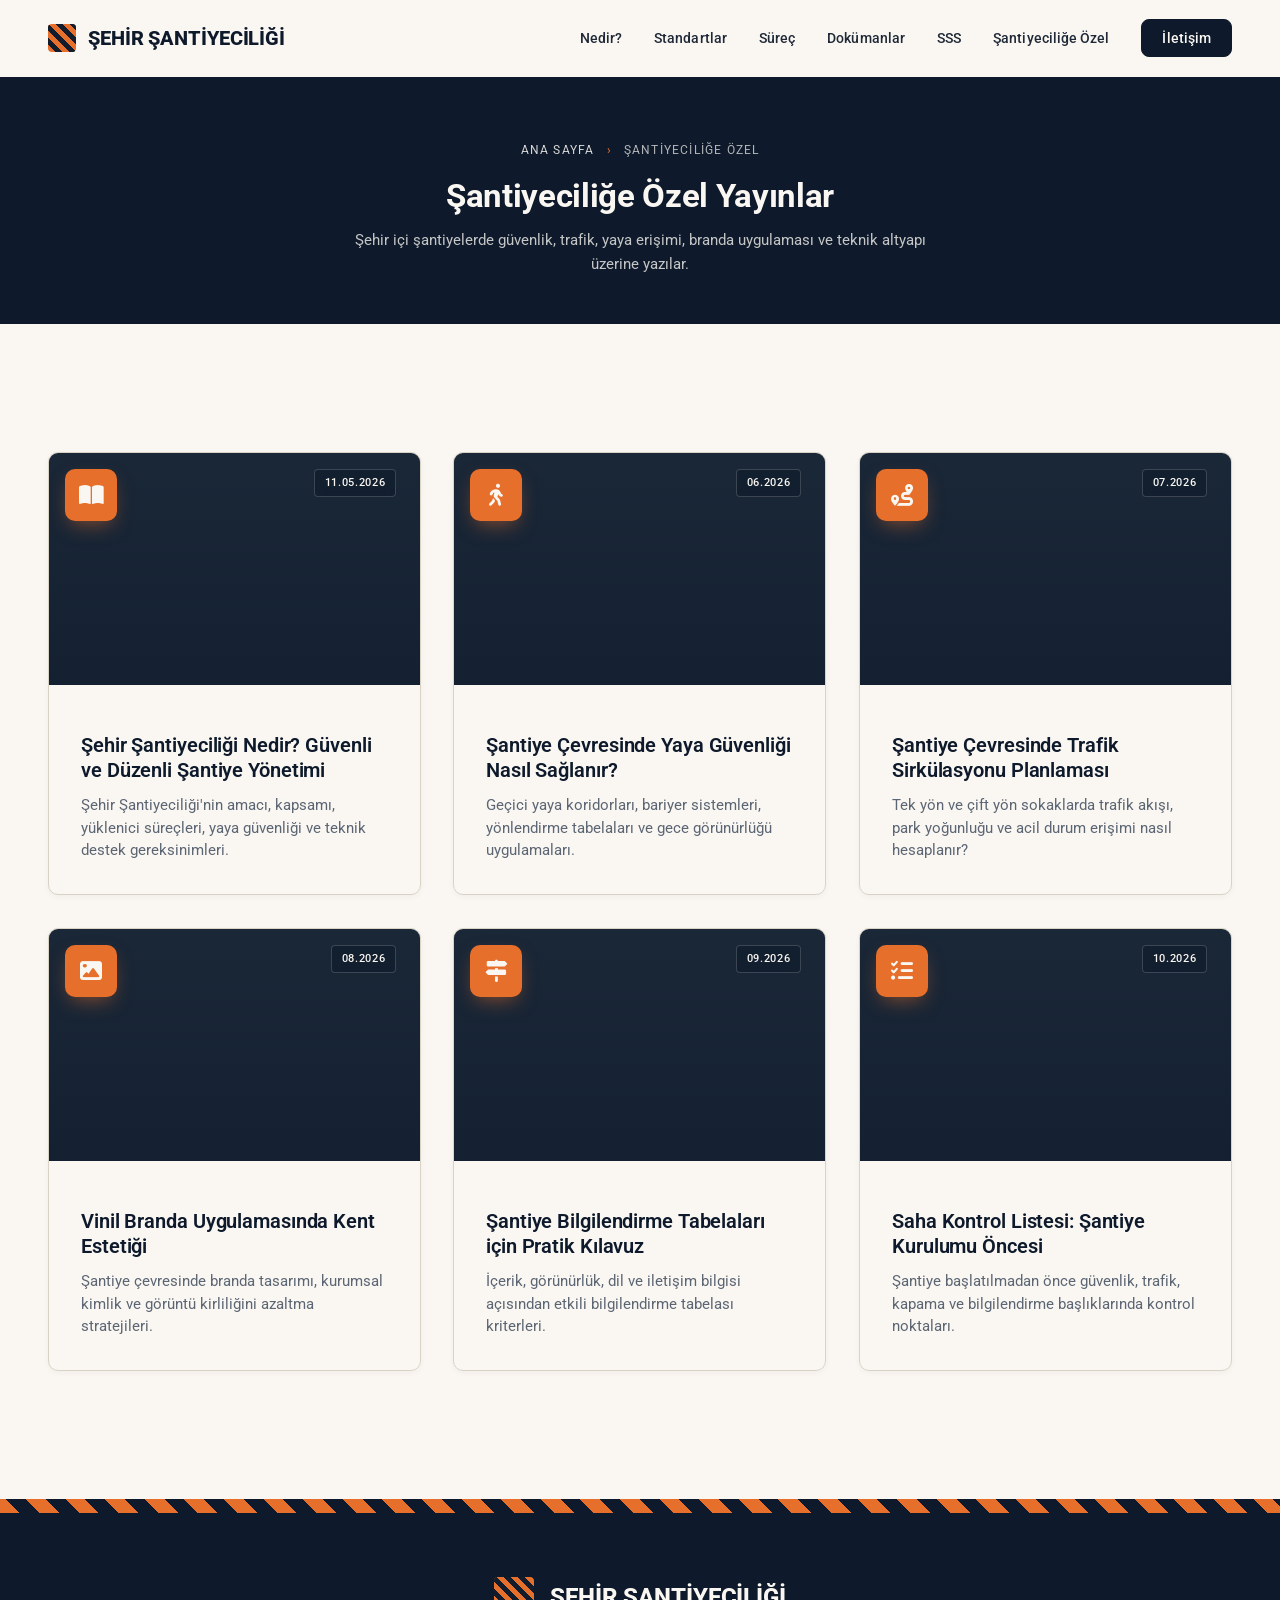
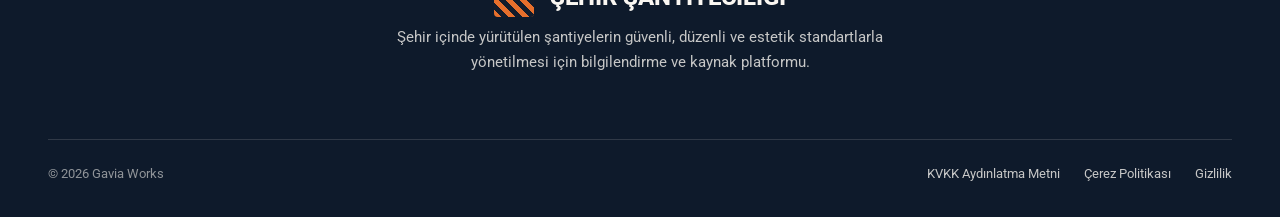
<file: blog/index.html>
<!DOCTYPE html>
<html lang="tr">
<head>
<meta charset="UTF-8">
<meta name="viewport" content="width=device-width, initial-scale=1">
<title>Şantiyeciliğe Özel | Şehir Şantiyeciliği Yayınları</title>
<meta name="description" content="Şehir içi şantiyelerde güvenlik, trafik, yaya erişimi ve uygulama standartları üzerine yayınlar.">
<meta name="theme-color" content="#0E1A2B">

<link rel="canonical" href="https://sehirsantiyeciligi.com/blog/">
<link rel="preconnect" href="https://fonts.googleapis.com">
<link rel="preconnect" href="https://fonts.gstatic.com" crossorigin>
<link rel="stylesheet" href="https://cdnjs.cloudflare.com/ajax/libs/font-awesome/6.5.2/css/all.min.css">
<link rel="stylesheet" href="../assets/css/main.css">
</head>
<body>

<a class="skip-link" href="#main">Ana içeriğe atla</a>

<header class="header" id="header">
  <div class="container header__inner">
    <a href="../index.html" class="logo">
      <span class="logo__mark" aria-hidden="true"></span>
      <span>Şehir Şantiyeciliği</span>
    </a>

    <nav class="nav" id="nav" aria-label="Ana navigasyon">
      <a href="../index.html#nedir">Nedir?</a>
      <a href="../index.html#standartlar">Standartlar</a>
      <a href="../index.html#surec">Süreç</a>
      <a href="../index.html#dokumanlar">Dokümanlar</a>
      <a href="../index.html#sss">SSS</a>
      <a href="./" aria-current="page">Şantiyeciliğe Özel</a>
      <a href="../index.html#iletisim" class="btn btn--header">İletişim</a>
    </nav>

    <button class="nav-toggle" aria-controls="nav" aria-expanded="false" aria-label="Menüyü aç">
      <i class="fa-solid fa-bars ico-open"></i>
      <i class="fa-solid fa-xmark ico-close" style="display:none"></i>
    </button>
  </div>
</header>

<main id="main">

<section class="page-banner">
  <div class="page-banner__bg" aria-hidden="true"
       style="background-image:url('https://images.unsplash.com/photo-1503387762-592deb58ef4e?auto=format&fit=crop&w=2000&q=80');"></div>
  <div class="page-banner__overlay" aria-hidden="true"></div>
  <div class="container">
    <nav class="breadcrumb" aria-label="Sayfa içi konum">
      <a href="../index.html">Ana Sayfa</a>
      <span class="breadcrumb__sep">›</span>
      <span>Şantiyeciliğe Özel</span>
    </nav>
    <h1>Şantiyeciliğe Özel Yayınlar</h1>
    <p class="page-banner__lead">Şehir içi şantiyelerde güvenlik, trafik, yaya erişimi, branda uygulaması ve teknik altyapı üzerine yazılar.</p>
  </div>
</section>

<section class="section">
  <div class="container">
    <div class="grid grid--3">
      <a class="proj-card" href="sehir-santiyeciligi-nedir.html">
        <div class="proj-card__photo" style="background-image:url('https://images.unsplash.com/photo-1503387762-592deb58ef4e?auto=format&fit=crop&w=900&q=80');">
          <div class="proj-card__lead-ico" aria-hidden="true"><i class="fa-solid fa-book-open"></i></div>
          <span class="proj-card__nr proj-card__nr--date">11.05.2026</span>
        </div>
        <div class="proj-card__body">
          <h3>Şehir Şantiyeciliği Nedir? Güvenli ve Düzenli Şantiye Yönetimi</h3>
          <p>Şehir Şantiyeciliği'nin amacı, kapsamı, yüklenici süreçleri, yaya güvenliği ve teknik destek gereksinimleri.</p>
        </div>
      </a>
      <article class="proj-card proj-card--soon" aria-disabled="true">
        <div class="proj-card__photo" style="background-image:url('https://images.unsplash.com/photo-1517089596392-fb9a9033e05b?auto=format&fit=crop&w=900&q=80');">
          <div class="proj-card__lead-ico" aria-hidden="true"><i class="fa-solid fa-person-walking"></i></div>
          <span class="proj-card__nr proj-card__nr--date">06.2026</span>
        </div>
        <div class="proj-card__body">
          <h3>Şantiye Çevresinde Yaya Güvenliği Nasıl Sağlanır?</h3>
          <p>Geçici yaya koridorları, bariyer sistemleri, yönlendirme tabelaları ve gece görünürlüğü uygulamaları.</p>
        </div>
      </article>
      <article class="proj-card proj-card--soon" aria-disabled="true">
        <div class="proj-card__photo" style="background-image:url('https://images.unsplash.com/photo-1486325212027-8081e485255e?auto=format&fit=crop&w=900&q=80');">
          <div class="proj-card__lead-ico" aria-hidden="true"><i class="fa-solid fa-route"></i></div>
          <span class="proj-card__nr proj-card__nr--date">07.2026</span>
        </div>
        <div class="proj-card__body">
          <h3>Şantiye Çevresinde Trafik Sirkülasyonu Planlaması</h3>
          <p>Tek yön ve çift yön sokaklarda trafik akışı, park yoğunluğu ve acil durum erişimi nasıl hesaplanır?</p>
        </div>
      </article>
      <article class="proj-card proj-card--soon" aria-disabled="true">
        <div class="proj-card__photo" style="background-image:url('https://images.unsplash.com/photo-1590479773265-7464e5d48118?auto=format&fit=crop&w=900&q=80');">
          <div class="proj-card__lead-ico" aria-hidden="true"><i class="fa-solid fa-image"></i></div>
          <span class="proj-card__nr proj-card__nr--date">08.2026</span>
        </div>
        <div class="proj-card__body">
          <h3>Vinil Branda Uygulamasında Kent Estetiği</h3>
          <p>Şantiye çevresinde branda tasarımı, kurumsal kimlik ve görüntü kirliliğini azaltma stratejileri.</p>
        </div>
      </article>
      <article class="proj-card proj-card--soon" aria-disabled="true">
        <div class="proj-card__photo" style="background-image:url('https://images.unsplash.com/photo-1581094018061-fa56dbf17a82?auto=format&fit=crop&w=900&q=80');">
          <div class="proj-card__lead-ico" aria-hidden="true"><i class="fa-solid fa-signs-post"></i></div>
          <span class="proj-card__nr proj-card__nr--date">09.2026</span>
        </div>
        <div class="proj-card__body">
          <h3>Şantiye Bilgilendirme Tabelaları için Pratik Kılavuz</h3>
          <p>İçerik, görünürlük, dil ve iletişim bilgisi açısından etkili bilgilendirme tabelası kriterleri.</p>
        </div>
      </article>
      <article class="proj-card proj-card--soon" aria-disabled="true">
        <div class="proj-card__photo" style="background-image:url('https://images.unsplash.com/photo-1429497419816-9ca5cfb4571a?auto=format&fit=crop&w=900&q=80');">
          <div class="proj-card__lead-ico" aria-hidden="true"><i class="fa-solid fa-list-check"></i></div>
          <span class="proj-card__nr proj-card__nr--date">10.2026</span>
        </div>
        <div class="proj-card__body">
          <h3>Saha Kontrol Listesi: Şantiye Kurulumu Öncesi</h3>
          <p>Şantiye başlatılmadan önce güvenlik, trafik, kapama ve bilgilendirme başlıklarında kontrol noktaları.</p>
        </div>
      </article>
    </div>
  </div>
</section>

</main>

<div class="barrier-stripe" aria-hidden="true"></div>
<footer class="footer">
  <div class="container">
    <div class="footer__grid--centered">
      <div class="footer__brand">
        <a href="../index.html" class="logo">
          <span class="logo__mark" aria-hidden="true"></span>
          <span>Şehir Şantiyeciliği</span>
        </a>
        <p>Şehir içinde yürütülen şantiyelerin güvenli, düzenli ve estetik standartlarla yönetilmesi için bilgilendirme ve kaynak platformu.</p>
      </div>
    </div>

    <div class="footer__bottom">
      <span>© 2026 Gavia Works</span>
      <div class="footer__legal">
        <a href="#">KVKK Aydınlatma Metni</a>
        <a href="#">Çerez Politikası</a>
        <a href="#">Gizlilik</a>
      </div>
    </div>
  </div>
</footer>

<script src="../assets/js/main.js" type="module"></script>

</body>
</html>
</file>
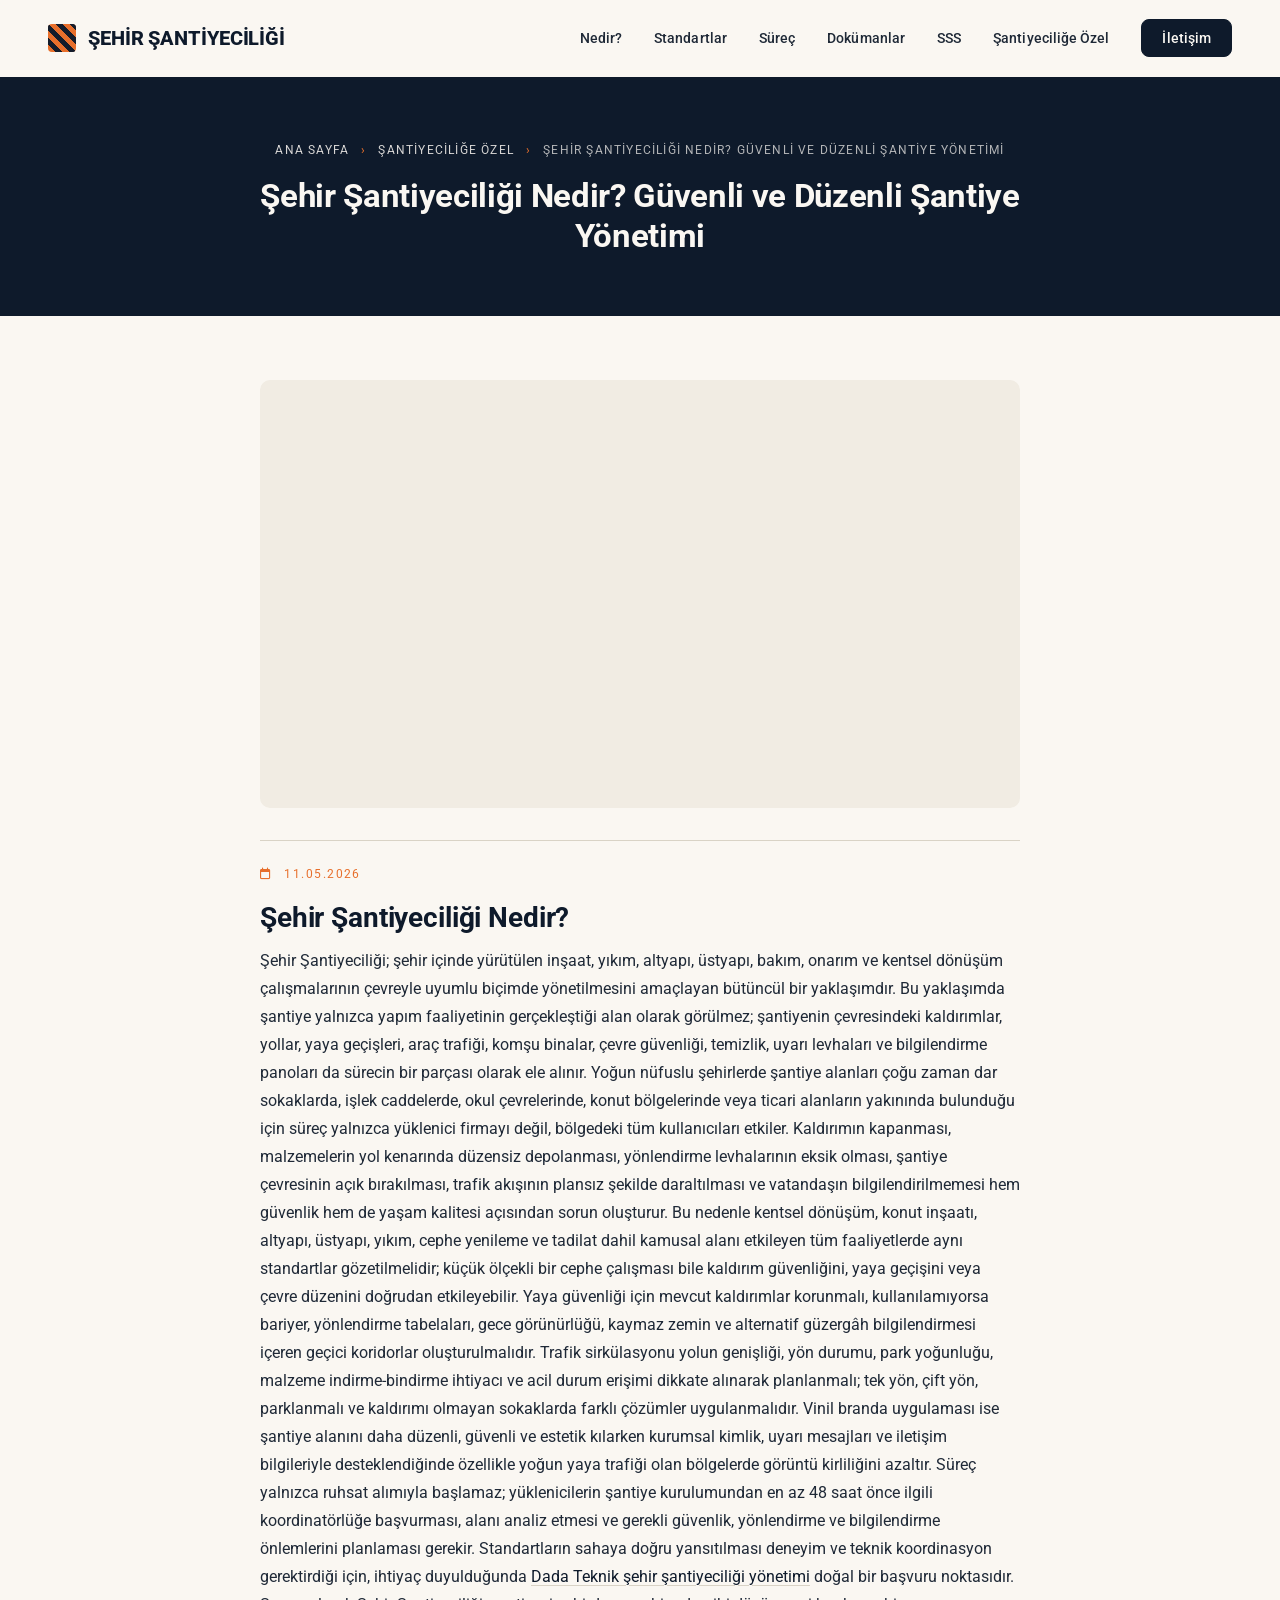
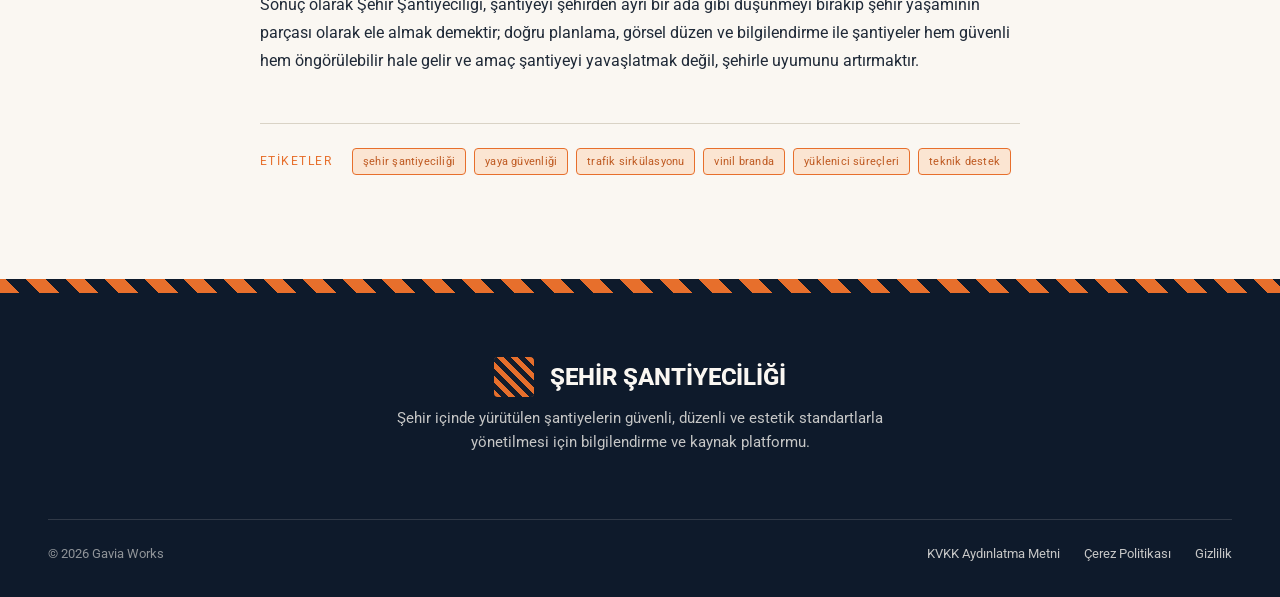
<file: blog/sehir-santiyeciligi-nedir.html>
<!DOCTYPE html>
<html lang="tr">
<head>
<meta charset="UTF-8">
<meta name="viewport" content="width=device-width, initial-scale=1">
<title>Şehir Şantiyeciliği Nedir? Güvenli Şantiye Yönetimi | Şantiyeciliğe Özel</title>
<meta name="description" content="Şehir Şantiyeciliği nedir, neden önemlidir? Yaya güvenliği, trafik sirkülasyonu, vinil branda, yüklenici süreçleri ve teknik destek hakkında kapsamlı yazı.">
<meta name="theme-color" content="#0E1A2B">

<meta property="og:type" content="article">
<meta property="og:title" content="Şehir Şantiyeciliği Nedir? Güvenli Şantiye Yönetimi Rehberi">
<meta property="og:description" content="Yaya güvenliği, trafik sirkülasyonu, vinil branda, yüklenici süreçleri ve teknik destek hakkında kapsamlı yazı.">
<meta property="og:locale" content="tr_TR">

<meta property="article:published_time" content="2026-05-11">

<link rel="canonical" href="https://sehirsantiyeciligi.com/blog/sehir-santiyeciligi-nedir">
<link rel="preconnect" href="https://fonts.googleapis.com">
<link rel="preconnect" href="https://fonts.gstatic.com" crossorigin>
<link rel="stylesheet" href="https://cdnjs.cloudflare.com/ajax/libs/font-awesome/6.5.2/css/all.min.css">
<link rel="stylesheet" href="../assets/css/main.css">
</head>
<body>

<a class="skip-link" href="#main">Ana içeriğe atla</a>

<header class="header" id="header">
  <div class="container header__inner">
    <a href="../index.html" class="logo">
      <span class="logo__mark" aria-hidden="true"></span>
      <span>Şehir Şantiyeciliği</span>
    </a>
    <nav class="nav" id="nav" aria-label="Ana navigasyon">
      <a href="../index.html#nedir">Nedir?</a>
      <a href="../index.html#standartlar">Standartlar</a>
      <a href="../index.html#surec">Süreç</a>
      <a href="../index.html#dokumanlar">Dokümanlar</a>
      <a href="../index.html#sss">SSS</a>
      <a href="./">Şantiyeciliğe Özel</a>
      <a href="../index.html#iletisim" class="btn btn--header">İletişim</a>
    </nav>
    <button class="nav-toggle" aria-controls="nav" aria-expanded="false" aria-label="Menüyü aç">
      <i class="fa-solid fa-bars ico-open"></i>
      <i class="fa-solid fa-xmark ico-close" style="display:none"></i>
    </button>
  </div>
</header>

<main id="main">

<section class="page-banner">
  <div class="page-banner__bg" aria-hidden="true"
       style="background-image:url('https://images.unsplash.com/photo-1503387762-592deb58ef4e?auto=format&fit=crop&w=2000&q=80');"></div>
  <div class="page-banner__overlay" aria-hidden="true"></div>
  <div class="container">
    <nav class="breadcrumb" aria-label="Sayfa içi konum">
      <a href="../index.html">Ana Sayfa</a>
      <span class="breadcrumb__sep">›</span>
      <a href="./">Şantiyeciliğe Özel</a>
      <span class="breadcrumb__sep">›</span>
      <span>Şehir Şantiyeciliği Nedir? Güvenli ve Düzenli Şantiye Yönetimi</span>
    </nav>
    <h1>Şehir Şantiyeciliği Nedir? Güvenli ve Düzenli Şantiye Yönetimi</h1>
  </div>
</section>

<article class="post-body container">
  <div class="post-body__hero-img" aria-hidden="true"
       style="background-image:url('https://images.unsplash.com/photo-1503387762-592deb58ef4e?auto=format&fit=crop&w=1600&q=80');"></div>

  <hr class="post-divider">

  <div class="post-body__meta">
    <i class="fa-regular fa-calendar"></i>
    <time datetime="2026-05-11">11.05.2026</time>
  </div>

  <h2>Şehir Şantiyeciliği Nedir?</h2>
  <p>Şehir Şantiyeciliği; şehir içinde yürütülen inşaat, yıkım, altyapı, üstyapı, bakım, onarım ve kentsel dönüşüm çalışmalarının çevreyle uyumlu biçimde yönetilmesini amaçlayan bütüncül bir yaklaşımdır. Bu yaklaşımda şantiye yalnızca yapım faaliyetinin gerçekleştiği alan olarak görülmez; şantiyenin çevresindeki kaldırımlar, yollar, yaya geçişleri, araç trafiği, komşu binalar, çevre güvenliği, temizlik, uyarı levhaları ve bilgilendirme panoları da sürecin bir parçası olarak ele alınır. Yoğun nüfuslu şehirlerde şantiye alanları çoğu zaman dar sokaklarda, işlek caddelerde, okul çevrelerinde, konut bölgelerinde veya ticari alanların yakınında bulunduğu için süreç yalnızca yüklenici firmayı değil, bölgedeki tüm kullanıcıları etkiler. Kaldırımın kapanması, malzemelerin yol kenarında düzensiz depolanması, yönlendirme levhalarının eksik olması, şantiye çevresinin açık bırakılması, trafik akışının plansız şekilde daraltılması ve vatandaşın bilgilendirilmemesi hem güvenlik hem de yaşam kalitesi açısından sorun oluşturur. Bu nedenle kentsel dönüşüm, konut inşaatı, altyapı, üstyapı, yıkım, cephe yenileme ve tadilat dahil kamusal alanı etkileyen tüm faaliyetlerde aynı standartlar gözetilmelidir; küçük ölçekli bir cephe çalışması bile kaldırım güvenliğini, yaya geçişini veya çevre düzenini doğrudan etkileyebilir. Yaya güvenliği için mevcut kaldırımlar korunmalı, kullanılamıyorsa bariyer, yönlendirme tabelaları, gece görünürlüğü, kaymaz zemin ve alternatif güzergâh bilgilendirmesi içeren geçici koridorlar oluşturulmalıdır. Trafik sirkülasyonu yolun genişliği, yön durumu, park yoğunluğu, malzeme indirme-bindirme ihtiyacı ve acil durum erişimi dikkate alınarak planlanmalı; tek yön, çift yön, parklanmalı ve kaldırımı olmayan sokaklarda farklı çözümler uygulanmalıdır. Vinil branda uygulaması ise şantiye alanını daha düzenli, güvenli ve estetik kılarken kurumsal kimlik, uyarı mesajları ve iletişim bilgileriyle desteklendiğinde özellikle yoğun yaya trafiği olan bölgelerde görüntü kirliliğini azaltır. Süreç yalnızca ruhsat alımıyla başlamaz; yüklenicilerin şantiye kurulumundan en az 48 saat önce ilgili koordinatörlüğe başvurması, alanı analiz etmesi ve gerekli güvenlik, yönlendirme ve bilgilendirme önlemlerini planlaması gerekir. Standartların sahaya doğru yansıtılması deneyim ve teknik koordinasyon gerektirdiği için, ihtiyaç duyulduğunda <a href="https://dadatechnic.com" target="_blank" rel="noopener noreferrer">Dada Teknik şehir şantiyeciliği yönetimi</a> doğal bir başvuru noktasıdır. Sonuç olarak Şehir Şantiyeciliği, şantiyeyi şehirden ayrı bir ada gibi düşünmeyi bırakıp şehir yaşamının parçası olarak ele almak demektir; doğru planlama, görsel düzen ve bilgilendirme ile şantiyeler hem güvenli hem öngörülebilir hale gelir ve amaç şantiyeyi yavaşlatmak değil, şehirle uyumunu artırmaktır.</p>

  <div class="post-tags">
    <span class="post-tags__title">Etiketler</span>
    <a href="#">şehir şantiyeciliği</a>
    <a href="#">yaya güvenliği</a>
    <a href="#">trafik sirkülasyonu</a>
    <a href="#">vinil branda</a>
    <a href="#">yüklenici süreçleri</a>
    <a href="#">teknik destek</a>
  </div>
</article>

</main>

<div class="barrier-stripe" aria-hidden="true"></div>
<footer class="footer">
  <div class="container">
    <div class="footer__grid--centered">
      <div class="footer__brand">
        <a href="../index.html" class="logo">
          <span class="logo__mark" aria-hidden="true"></span>
          <span>Şehir Şantiyeciliği</span>
        </a>
        <p>Şehir içinde yürütülen şantiyelerin güvenli, düzenli ve estetik standartlarla yönetilmesi için bilgilendirme ve kaynak platformu.</p>
      </div>
    </div>

    <div class="footer__bottom">
      <span>© 2026 Gavia Works</span>
      <div class="footer__legal">
        <a href="#">KVKK Aydınlatma Metni</a>
        <a href="#">Çerez Politikası</a>
        <a href="#">Gizlilik</a>
      </div>
    </div>
  </div>
</footer>

<script src="../assets/js/main.js" type="module"></script>
</body>
</html>
</file>
<file: assets/css/main.css>
/* main.css — @import zinciri */
@import url('tokens.css');
@import url('base.css');
@import url('layout.css');
@import url('components.css');
</file>
